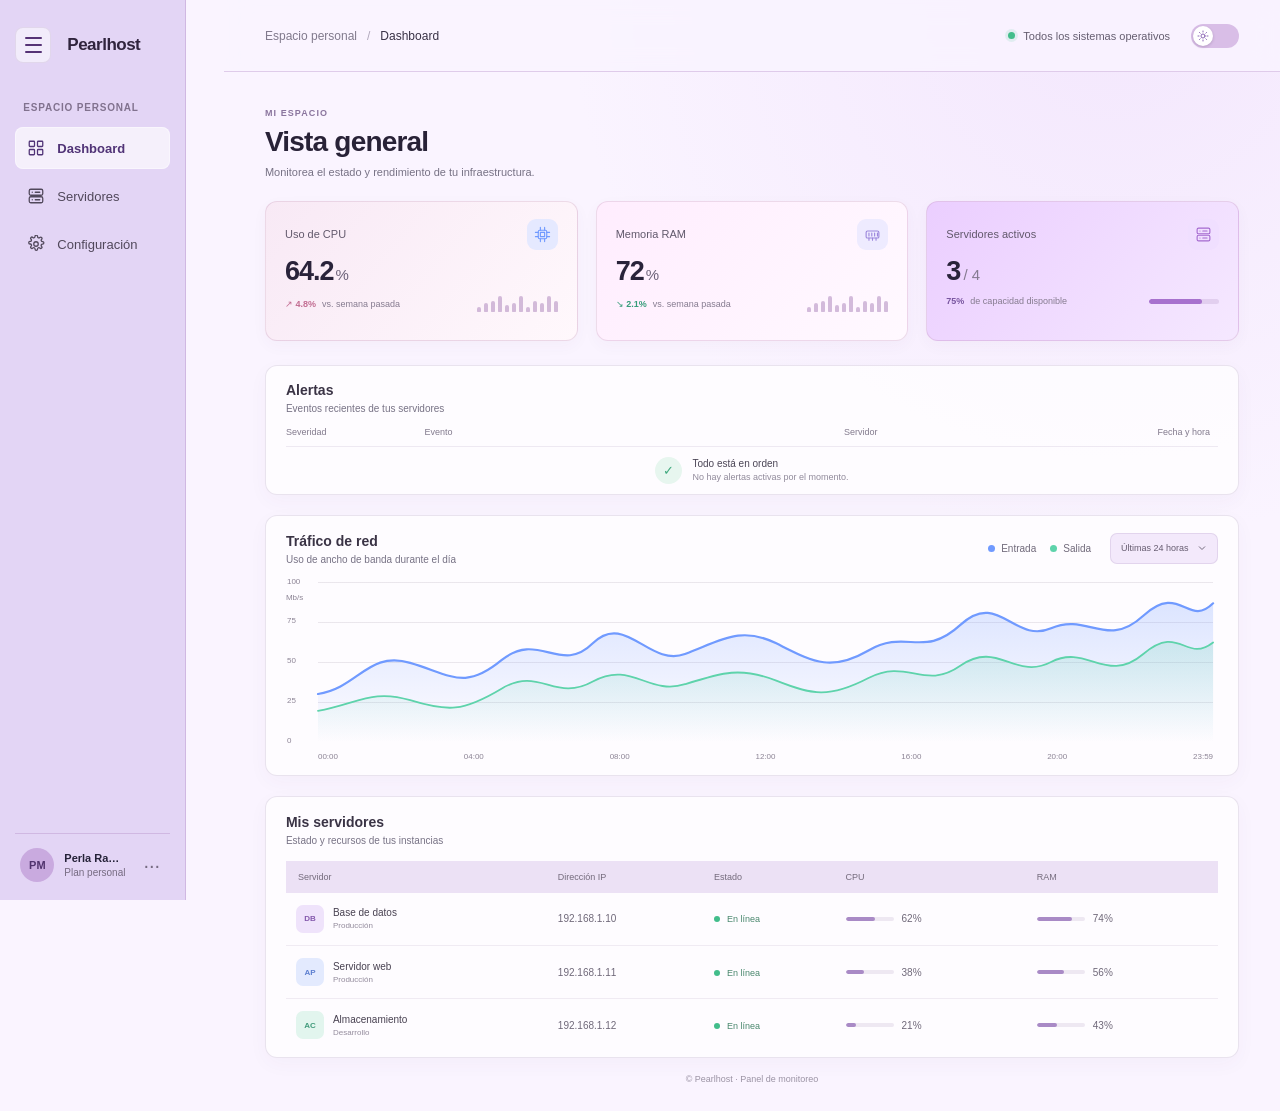
<file: index.html>
<!doctype html>
<html lang="es">
<head>
  <meta charset="UTF-8">
  <meta name="viewport" content="width=device-width, initial-scale=1.0">
  <meta http-equiv="refresh" content="0; url=Dashboard.html">
  <title>Pearlhost</title>
</head>
<body>
  <p>Abriendo Pearlhost... <a href="Dashboard.html">Ir al Dashboard</a></p>
</body>
</html>
</file>
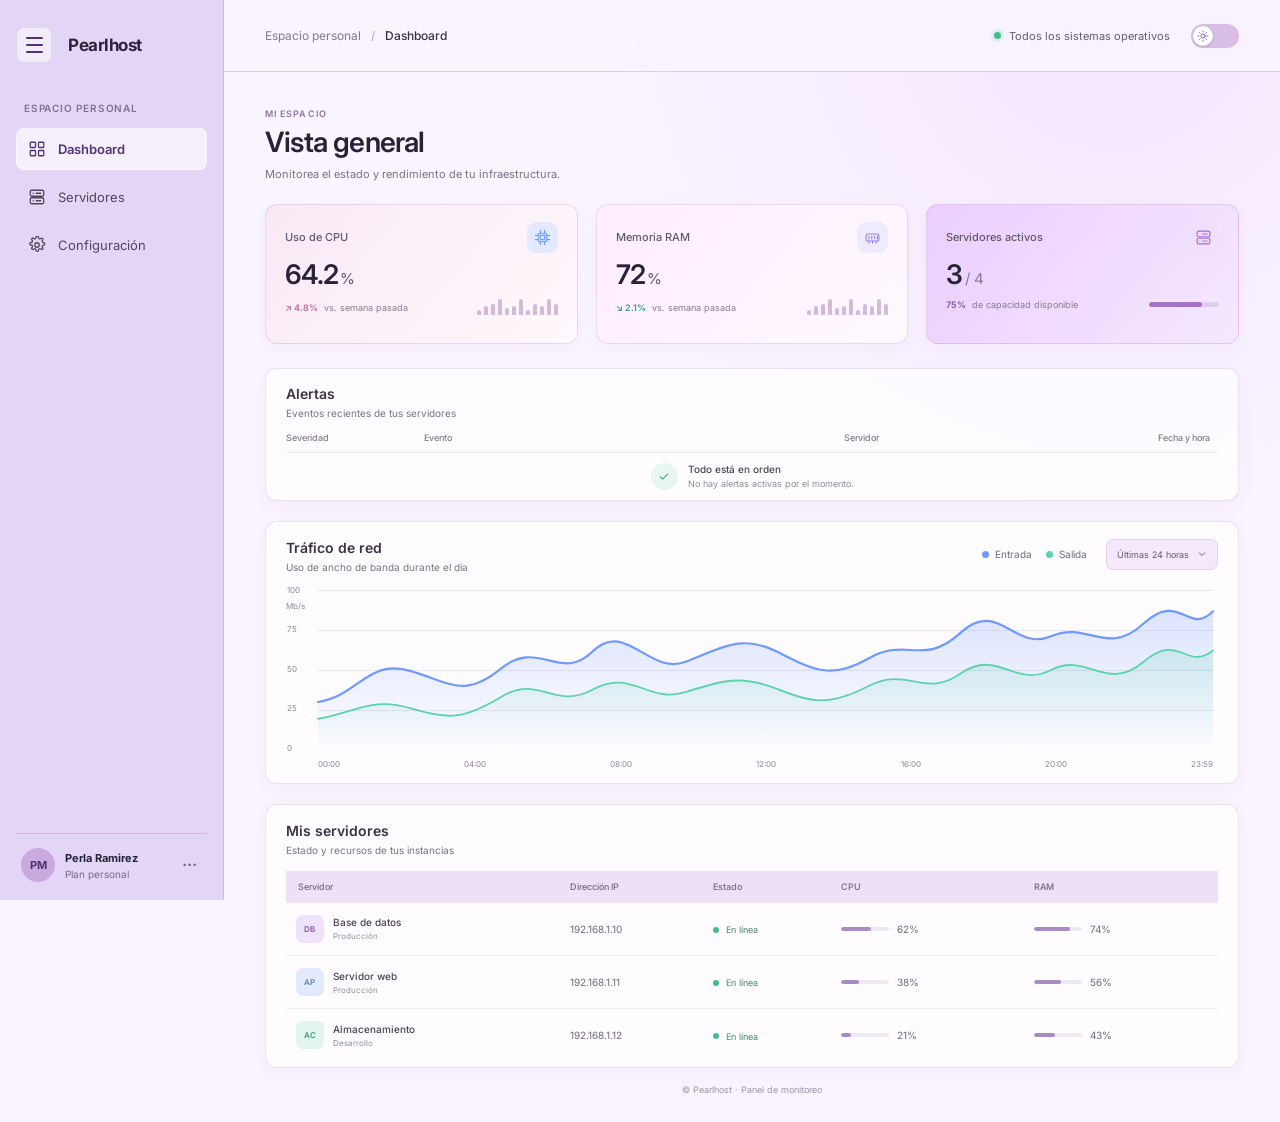
<file: Dashboard.html>
<!doctype html>
<html lang="es">
<head>
  <meta charset="UTF-8">
  <meta name="viewport" content="width=device-width, initial-scale=1.0">
  <meta name="theme-color" content="#faf4ff">
  <title>Dashboard | Monitor de servidores</title>
  <script>
    if (localStorage.getItem("dashboard-theme") === "dark") {
      document.documentElement.dataset.theme = "dark";
      document.querySelector('meta[name="theme-color"]').content = "#17131d";
    }
  </script>
  <link rel="preconnect" href="https://fonts.googleapis.com">
  <link rel="preconnect" href="https://fonts.gstatic.com" crossorigin>
  <link href="https://fonts.googleapis.com/css2?family=Inter:wght@400;500;600;700&display=swap" rel="stylesheet">
  <link rel="stylesheet" href="Dashboard.css">
  <link rel="stylesheet" href="Servidores.css">
</head>
<body>
  <div class="app">
    <button class="sidebar-backdrop" id="sidebar-backdrop" type="button" aria-label="Cerrar menú" hidden></button>
    <aside class="sidebar" id="sidebar">
      <div class="sidebar-brand-row">
        <a class="brand" href="#" aria-label="Inicio">
          <span class="brand-name">Pearlhost</span>
        </a>
        <button class="menu-toggle sidebar-menu-toggle" id="sidebar-menu-toggle" type="button" aria-label="Cerrar menú" aria-expanded="true" aria-controls="sidebar">
          <span></span><span></span><span></span>
        </button>
      </div>

      <div class="nav-label">ESPACIO PERSONAL</div>
      <nav class="navigation" aria-label="Navegación principal">
        <a class="nav-link active" href="#resumen" aria-current="page" title="Dashboard">
          <svg viewBox="0 0 24 24" aria-hidden="true"><rect x="3" y="3" width="7" height="7" rx="1"/><rect x="14" y="3" width="7" height="7" rx="1"/><rect x="3" y="14" width="7" height="7" rx="1"/><rect x="14" y="14" width="7" height="7" rx="1"/></svg>
          <span>Dashboard</span>
        </a>
        <a class="nav-link" href="Servidores.html" title="Servidores">
          <svg viewBox="0 0 24 24" aria-hidden="true"><rect x="3" y="3" width="18" height="8" rx="2"/><rect x="3" y="13" width="18" height="8" rx="2"/><path d="M7 7h.01M7 17h.01M11 7h6M11 17h6"/></svg>
          <span>Servidores</span>
        </a>
        <button class="nav-link settings-link" id="open-settings" type="button" aria-haspopup="dialog" title="Configuración">
          <svg viewBox="0 0 24 24" aria-hidden="true"><circle cx="12" cy="12" r="3"/><path d="m19.4 15 .1.1a1.7 1.7 0 0 1-2.4 2.4l-.1-.1a1.7 1.7 0 0 0-2.9 1.2v.2a1.7 1.7 0 0 1-3.4 0v-.2a1.7 1.7 0 0 0-2.9-1.2l-.1.1a1.7 1.7 0 0 1-2.4-2.4l.1-.1A1.7 1.7 0 0 0 4.2 12H4a1.7 1.7 0 0 1 0-3.4h.2a1.7 1.7 0 0 0 1.2-2.9l-.1-.1a1.7 1.7 0 0 1 2.4-2.4l.1.1a1.7 1.7 0 0 0 2.9-1.2V2a1.7 1.7 0 0 1 3.4 0v.2a1.7 1.7 0 0 0 2.9 1.2l.1-.1a1.7 1.7 0 0 1 2.4 2.4l-.1.1a1.7 1.7 0 0 0 1.2 2.9h.2a1.7 1.7 0 0 1 0 3.4h-.2a1.7 1.7 0 0 0-1.2 2.9Z"/></svg>
          <span>Configuración</span>
        </button>
      </nav>

      <div class="sidebar-bottom">
        <div class="profile-avatar">PM</div>
        <div class="profile-copy"><strong>Perla Ramirez</strong><span>Plan personal</span></div>
        <button class="more-button" type="button" aria-label="Más opciones">···</button>
      </div>
    </aside>

    <main class="main">
      <header class="topbar">
        <div class="topbar-leading">
          <button class="menu-toggle" id="menu-toggle" type="button" aria-label="Abrir menú" aria-controls="sidebar" aria-expanded="false">
            <span></span><span></span><span></span>
          </button>
          <div class="breadcrumbs"><span>Espacio personal</span><span class="crumb-divider">/</span><strong>Dashboard</strong></div>
        </div>
        <div class="topbar-actions">
          <span class="system-status"><span class="status-dot"></span>Todos los sistemas operativos</span>
          <button class="theme-toggle" id="theme-toggle" type="button" aria-label="Activar modo oscuro" aria-pressed="false">
            <span class="theme-toggle-track" aria-hidden="true">
              <span class="theme-toggle-thumb">
                <svg class="sun-icon" viewBox="0 0 24 24"><circle cx="12" cy="12" r="4"/><path d="M12 2v2m0 16v2M4.93 4.93l1.42 1.42m11.3 11.3 1.42 1.42M2 12h2m16 0h2M4.93 19.07l1.42-1.42m11.3-11.3 1.42-1.42"/></svg>
                <svg class="moon-icon" viewBox="0 0 24 24"><path d="M20.2 15.4A8.5 8.5 0 0 1 8.6 3.8 8.5 8.5 0 1 0 20.2 15.4Z"/></svg>
              </span>
            </span>
            <span class="sr-only">Cambiar tema</span>
          </button>
        </div>
      </header>

      <div class="content">
        <section class="overview" id="resumen" aria-labelledby="page-title">
          <div class="page-heading">
            <div>
              <p class="eyebrow">MI ESPACIO</p>
              <h1 id="page-title">Vista general</h1>
              <p class="page-subtitle">Monitorea el estado y rendimiento de tu infraestructura.</p>
            </div>
          </div>

          <div class="metric-grid">
            <article class="metric-card cpu-card">
              <div class="metric-top"><span class="metric-label">Uso de CPU</span><span class="metric-icon cpu-icon"><svg viewBox="0 0 24 24" aria-hidden="true"><rect x="6" y="6" width="12" height="12" rx="2"/><path d="M9 9h6v6H9zM9 2v4m6-4v4M9 18v4m6-4v4M2 9h4m-4 6h4m12-6h4m-4 6h4"/></svg></span></div>
              <div class="metric-value">64.2<span>%</span></div>
              <div class="metric-foot"><span class="trend up">↗ 4.8%</span><span>vs. semana pasada</span><div class="mini-bars" aria-hidden="true"><i></i><i></i><i></i><i></i><i></i><i></i><i></i><i></i><i></i><i></i><i></i><i></i></div></div>
            </article>
            <article class="metric-card ram-card">
              <div class="metric-top"><span class="metric-label">Memoria RAM</span><span class="metric-icon ram-icon"><svg viewBox="0 0 24 24" aria-hidden="true"><rect x="3" y="7" width="18" height="10" rx="2"/><path d="M7 10v4m4-4v4m4-4v4m4-4v4M7 17v3m5-3v3m5-3v3"/></svg></span></div>
              <div class="metric-value">72<span>%</span></div>
              <div class="metric-foot"><span class="trend down">↘ 2.1%</span><span>vs. semana pasada</span><div class="mini-bars" aria-hidden="true"><i></i><i></i><i></i><i></i><i></i><i></i><i></i><i></i><i></i><i></i><i></i><i></i></div></div>
            </article>
            <article class="metric-card servers-card">
              <div class="metric-top"><span class="metric-label">Servidores activos</span><span class="metric-icon server-icon"><svg viewBox="0 0 24 24" aria-hidden="true"><rect x="3" y="3" width="18" height="8" rx="2"/><rect x="3" y="13" width="18" height="8" rx="2"/><path d="M7 7h.01M7 17h.01M11 7h6m-6 10h6"/></svg></span></div>
              <div class="metric-value">3<span class="metric-unit">/ 4</span></div>
              <div class="metric-foot"><span class="trend neutral">75%</span><span>de capacidad disponible</span><div class="capacity-bar"><span></span></div></div>
            </article>
          </div>
        </section>

        <section class="alerts panel" aria-labelledby="alerts-title">
          <div class="section-title-row">
            <div><h2 id="alerts-title">Alertas</h2><p>Eventos recientes de tus servidores</p></div>
          </div>
          <div class="alert-table-wrap">
            <table class="alert-table">
              <thead><tr><th>Severidad</th><th>Evento</th><th>Servidor</th><th>Fecha y hora</th></tr></thead>
              <tbody><tr><td colspan="4"><div class="empty-state"><span class="empty-icon">✓</span><span><strong>Todo está en orden</strong><small>No hay alertas activas por el momento.</small></span></div></td></tr></tbody>
            </table>
          </div>
        </section>

        <section class="panel traffic-panel" aria-labelledby="traffic-title">
          <div class="panel-heading">
            <div><h2 id="traffic-title">Tráfico de red</h2><p>Uso de ancho de banda durante el día</p></div>
            <div class="chart-controls">
              <div class="chart-legend"><span><i class="legend-dot inbound"></i>Entrada</span><span><i class="legend-dot outbound"></i>Salida</span></div>
              <label class="period-select"><span class="sr-only">Periodo del gráfico</span><select><option>Últimas 24 horas</option><option>Últimos 7 días</option><option>Últimos 30 días</option></select></label>
            </div>
          </div>
          <div class="chart" role="img" aria-label="Gráfico de tráfico de red: entrada y salida durante las últimas 24 horas">
            <div class="chart-y-labels"><span>100</span><span>75</span><span>50</span><span>25</span><span>0</span></div>
            <svg class="chart-svg" viewBox="0 0 1000 180" preserveAspectRatio="none" aria-hidden="true">
              <defs><linearGradient id="inbound-fill" x1="0" x2="0" y1="0" y2="1"><stop offset="0" stop-color="#709aff" stop-opacity=".24"/><stop offset="1" stop-color="#709aff" stop-opacity="0"/></linearGradient><linearGradient id="outbound-fill" x1="0" x2="0" y1="0" y2="1"><stop offset="0" stop-color="#5ed3ab" stop-opacity=".2"/><stop offset="1" stop-color="#5ed3ab" stop-opacity="0"/></linearGradient></defs>
              <path class="chart-area inbound-area" d="M0 126 C45 119 56 77 103 91 S164 122 205 88 S271 105 307 69 S370 96 410 81 S472 49 512 69 S572 102 615 77 S676 87 718 48 S778 70 819 52 S881 76 922 38 S972 52 1000 24 V180 H0Z"/>
              <path class="chart-area outbound-area" d="M0 145 C44 137 61 120 103 133 S162 146 205 120 S264 136 307 112 S369 128 410 115 S472 95 512 111 S571 131 615 108 S677 123 718 94 S779 111 819 90 S881 116 922 81 S969 92 1000 68 V180 H0Z"/>
              <path class="chart-line inbound-line" d="M0 126 C45 119 56 77 103 91 S164 122 205 88 S271 105 307 69 S370 96 410 81 S472 49 512 69 S572 102 615 77 S676 87 718 48 S778 70 819 52 S881 76 922 38 S972 52 1000 24"/>
              <path class="chart-line outbound-line" d="M0 145 C44 137 61 120 103 133 S162 146 205 120 S264 136 307 112 S369 128 410 115 S472 95 512 111 S571 131 615 108 S677 123 718 94 S779 111 819 90 S881 116 922 81 S969 92 1000 68"/>
            </svg>
            <div class="chart-x-labels"><span>00:00</span><span>04:00</span><span>08:00</span><span>12:00</span><span>16:00</span><span>20:00</span><span>23:59</span></div>
          </div>
          <div class="chart-unit">Mb/s</div>
        </section>

        <section class="panel servers-panel" id="servidores" aria-labelledby="servers-title">
          <div class="section-title-row">
            <div><h2 id="servers-title">Mis servidores</h2><p>Estado y recursos de tus instancias</p></div>
          </div>
          <div class="server-table-wrap">
            <table class="server-table">
              <thead><tr><th>Servidor</th><th>Dirección IP</th><th>Estado</th><th>CPU</th><th>RAM</th></tr></thead>
              <tbody>
                <tr><td><span class="server-name"><span class="server-avatar violet">DB</span><span><strong>Base de datos</strong><small>Producción</small></span></span></td><td>192.168.1.10</td><td><span class="server-status online"><i></i>En línea</span></td><td><span class="usage"><span><i style="width: 62%"></i></span>62%</span></td><td><span class="usage"><span><i style="width: 74%"></i></span>74%</span></td></tr>
                <tr><td><span class="server-name"><span class="server-avatar blue">AP</span><span><strong>Servidor web</strong><small>Producción</small></span></span></td><td>192.168.1.11</td><td><span class="server-status online"><i></i>En línea</span></td><td><span class="usage"><span><i style="width: 38%"></i></span>38%</span></td><td><span class="usage"><span><i style="width: 56%"></i></span>56%</span></td></tr>
                <tr><td><span class="server-name"><span class="server-avatar green">AC</span><span><strong>Almacenamiento</strong><small>Desarrollo</small></span></span></td><td>192.168.1.12</td><td><span class="server-status online"><i></i>En línea</span></td><td><span class="usage"><span><i style="width: 21%"></i></span>21%</span></td><td><span class="usage"><span><i style="width: 43%"></i></span>43%</span></td></tr>
              </tbody>
            </table>
          </div>
        </section>
        <footer class="footer">© Pearlhost · Panel de monitoreo</footer>
      </div>
    </main>
  </div>
  <dialog class="server-dialog settings-dialog" id="settings-dialog" aria-labelledby="settings-title">
    <form id="settings-form">
      <div class="dialog-heading">
        <div><p class="eyebrow">PREFERENCIAS</p><h2 id="settings-title">Configuración</h2></div>
        <button class="dialog-close" id="close-settings" type="button" aria-label="Cerrar">×</button>
      </div>
      <section class="settings-section" aria-labelledby="profile-section-title">
        <h3 id="profile-section-title">Perfil de usuario</h3>
        <div class="settings-profile-fields">
          <label class="form-field">Nombre
            <input type="text" value="Perla Ramirez" disabled>
          </label>
          <label class="form-field">Correo
            <input type="email" placeholder="Correo electrónico" disabled>
          </label>
        </div>
      </section>
      <section class="settings-section preferences-section" aria-labelledby="preferences-section-title">
        <h3 id="preferences-section-title">Preferencias</h3>
        <label class="form-field">Modo oscuro
          <select name="theme">
            <option value="light">Desactivado</option>
            <option value="dark">Activado</option>
          </select>
        </label>
      </section>
      <div class="dialog-actions">
        <button class="secondary-button" id="cancel-settings" type="button">Cancelar</button>
        <button class="primary-button" id="save-settings" type="submit" aria-live="polite">
          <span class="save-spinner" aria-hidden="true" hidden></span>
          <span class="save-button-label">Guardar preferencias</span>
        </button>
      </div>
    </form>
  </dialog>
  <script src="script.js"></script>
</body>
</html>
</file>
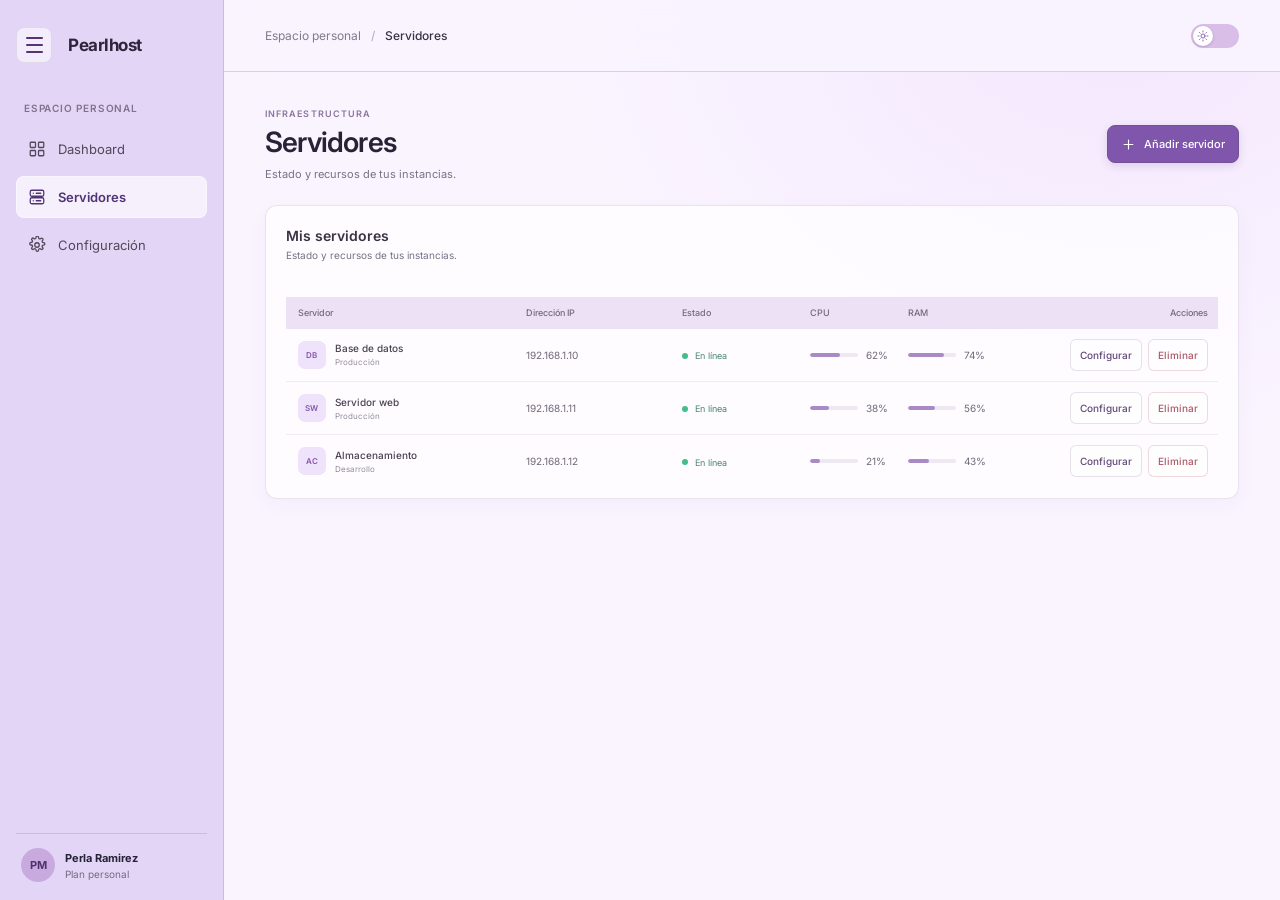
<file: Servidores.html>
<!doctype html>
<html lang="es">
<head>
  <meta charset="UTF-8">
  <meta name="viewport" content="width=device-width, initial-scale=1.0">
  <meta name="theme-color" content="#faf4ff">
  <title>Servidores | Pearlhost</title>
  <script>
    if (localStorage.getItem("dashboard-theme") === "dark") {
      document.documentElement.dataset.theme = "dark";
      document.querySelector('meta[name="theme-color"]').content = "#17131d";
    }
  </script>
  <link rel="preconnect" href="https://fonts.googleapis.com">
  <link rel="preconnect" href="https://fonts.gstatic.com" crossorigin>
  <link href="https://fonts.googleapis.com/css2?family=Inter:wght@400;500;600;700&display=swap" rel="stylesheet">
  <link rel="stylesheet" href="Dashboard.css">
  <link rel="stylesheet" href="Servidores.css">
  <link rel="stylesheet" href="Añadir_Servidor.css">
  <link rel="stylesheet" href="Cancelar_Servidor.css">
</head>
<body>
  <div class="app">
    <button class="sidebar-backdrop" id="sidebar-backdrop" type="button" aria-label="Cerrar menú" hidden></button>
    <aside class="sidebar" id="sidebar">
      <div class="sidebar-brand-row">
        <a class="brand" href="Dashboard.html" aria-label="Pearlhost, inicio">
          <span class="brand-name">Pearlhost</span>
        </a>
        <button class="menu-toggle sidebar-menu-toggle" id="sidebar-menu-toggle" type="button" aria-label="Cerrar menú" aria-expanded="true" aria-controls="sidebar">
          <span></span><span></span><span></span>
        </button>
      </div>

      <div class="nav-label">ESPACIO PERSONAL</div>
      <nav class="navigation" aria-label="Navegación principal">
        <a class="nav-link" href="Dashboard.html" title="Dashboard">
          <svg viewBox="0 0 24 24" aria-hidden="true"><rect x="3" y="3" width="7" height="7" rx="1"/><rect x="14" y="3" width="7" height="7" rx="1"/><rect x="3" y="14" width="7" height="7" rx="1"/><rect x="14" y="14" width="7" height="7" rx="1"/></svg>
          <span>Dashboard</span>
        </a>
        <a class="nav-link active" href="Servidores.html" aria-current="page" title="Servidores">
          <svg viewBox="0 0 24 24" aria-hidden="true"><rect x="3" y="3" width="18" height="8" rx="2"/><rect x="3" y="13" width="18" height="8" rx="2"/><path d="M7 7h.01M7 17h.01M11 7h6M11 17h6"/></svg>
          <span>Servidores</span>
        </a>
        <button class="nav-link settings-link" id="open-settings" type="button" aria-haspopup="dialog" title="Configuración">
          <svg viewBox="0 0 24 24" aria-hidden="true"><circle cx="12" cy="12" r="3"/><path d="m19.4 15 .1.1a1.7 1.7 0 0 1-2.4 2.4l-.1-.1a1.7 1.7 0 0 0-2.9 1.2v.2a1.7 1.7 0 0 1-3.4 0v-.2a1.7 1.7 0 0 0-2.9-1.2l-.1.1a1.7 1.7 0 0 1-2.4-2.4l.1-.1A1.7 1.7 0 0 0 4.2 12H4a1.7 1.7 0 0 1 0-3.4h.2a1.7 1.7 0 0 0 1.2-2.9l-.1-.1a1.7 1.7 0 0 1 2.4-2.4l.1.1a1.7 1.7 0 0 0 2.9-1.2V2a1.7 1.7 0 0 1 3.4 0v.2a1.7 1.7 0 0 0 2.9 1.2l.1-.1a1.7 1.7 0 0 1 2.4 2.4l-.1.1a1.7 1.7 0 0 0 1.2 2.9h.2a1.7 1.7 0 0 1 0 3.4h-.2a1.7 1.7 0 0 0-1.2 2.9Z"/></svg>
          <span>Configuración</span>
        </button>
      </nav>

      <div class="sidebar-bottom">
        <div class="profile-avatar">PM</div>
        <div class="profile-copy"><strong>Perla Ramirez</strong><span>Plan personal</span></div>
      </div>
    </aside>

    <main class="main">
      <header class="topbar">
        <div class="topbar-leading">
          <button class="menu-toggle" id="menu-toggle" type="button" aria-label="Abrir menú" aria-controls="sidebar" aria-expanded="false">
            <span></span><span></span><span></span>
          </button>
          <div class="breadcrumbs"><a href="Dashboard.html">Espacio personal</a><span class="crumb-divider">/</span><strong>Servidores</strong></div>
        </div>
        <div class="topbar-actions">
          <button class="theme-toggle" id="theme-toggle" type="button" aria-label="Activar modo oscuro" aria-pressed="false">
            <span class="theme-toggle-track" aria-hidden="true">
              <span class="theme-toggle-thumb">
                <svg class="sun-icon" viewBox="0 0 24 24"><circle cx="12" cy="12" r="4"/><path d="M12 2v2m0 16v2M4.93 4.93l1.42 1.42m11.3 11.3 1.42 1.42M2 12h2m16 0h2M4.93 19.07l1.42-1.42m11.3-11.3 1.42-1.42"/></svg>
                <svg class="moon-icon" viewBox="0 0 24 24"><path d="M20.2 15.4A8.5 8.5 0 0 1 8.6 3.8 8.5 8.5 0 1 0 20.2 15.4Z"/></svg>
              </span>
            </span>
            <span class="sr-only">Cambiar tema</span>
          </button>
        </div>
      </header>

      <div class="content">
        <section class="server-overview" aria-labelledby="page-title">
          <div class="page-heading">
            <div>
              <p class="eyebrow">INFRAESTRUCTURA</p>
              <h1 id="page-title">Servidores</h1>
              <p class="page-subtitle">Estado y recursos de tus instancias.</p>
            </div>
            <button class="primary-button" id="open-add-server" type="button" aria-haspopup="dialog" aria-controls="add-server-drawer">
              <svg viewBox="0 0 24 24" aria-hidden="true"><path d="M12 5v14M5 12h14"/></svg>
              Añadir servidor
            </button>
          </div>
        </section>

        <section class="panel server-manager" aria-labelledby="servers-title">
          <div class="server-manager-heading">
            <div>
              <h2 id="servers-title">Mis servidores</h2>
              <p>Estado y recursos de tus instancias.</p>
            </div>
          </div>
          <div class="server-table-wrap">
            <table class="server-table manage-table">
              <thead>
                <tr><th>Servidor</th><th>Dirección IP</th><th>Estado</th><th>CPU</th><th>RAM</th><th>Acciones</th></tr>
              </thead>
              <tbody>
                <tr><td><span class="server-name"><span class="server-avatar violet">DB</span><span><strong>Base de datos</strong><small>Producción</small></span></span></td><td>192.168.1.10</td><td><span class="server-status online"><i></i>En línea</span></td><td><span class="usage"><span><i style="width: 62%"></i></span>62%</span></td><td><span class="usage"><span><i style="width: 74%"></i></span>74%</span></td><td class="actions-cell"><div class="row-actions"><button class="action-button configure-server" type="button">Configurar</button><button class="action-button delete-server" type="button">Eliminar</button></div></td></tr>
                <tr><td><span class="server-name"><span class="server-avatar blue">SW</span><span><strong>Servidor web</strong><small>Producción</small></span></span></td><td>192.168.1.11</td><td><span class="server-status online"><i></i>En línea</span></td><td><span class="usage"><span><i style="width: 38%"></i></span>38%</span></td><td><span class="usage"><span><i style="width: 56%"></i></span>56%</span></td><td class="actions-cell"><div class="row-actions"><button class="action-button configure-server" type="button">Configurar</button><button class="action-button delete-server" type="button">Eliminar</button></div></td></tr>
                <tr><td><span class="server-name"><span class="server-avatar green">AC</span><span><strong>Almacenamiento</strong><small>Desarrollo</small></span></span></td><td>192.168.1.12</td><td><span class="server-status online"><i></i>En línea</span></td><td><span class="usage"><span><i style="width: 21%"></i></span>21%</span></td><td><span class="usage"><span><i style="width: 43%"></i></span>43%</span></td><td class="actions-cell"><div class="row-actions"><button class="action-button configure-server" type="button">Configurar</button><button class="action-button delete-server" type="button">Eliminar</button></div></td></tr>
              </tbody>
            </table>
          </div>
        </section>
      </div>
    </main>
  </div>

  <dialog class="add-server-drawer" id="add-server-drawer" aria-labelledby="add-server-title">
    <header class="add-server-heading">
      <div>
        <p class="eyebrow" id="drawer-eyebrow">NUEVA INSTANCIA</p>
        <h2 id="add-server-title">Añadir servidor</h2>
        <p class="page-subtitle" id="drawer-subtitle">Ajusta los parámetros de tu instancia.</p>
      </div>
      <button class="drawer-close" id="close-add-server" type="button" aria-label="Cerrar panel">×</button>
    </header>
    <div class="add-server-drawer-content">
      <div class="selected-server">
        <span class="selected-server-icon" aria-hidden="true">
          <svg viewBox="0 0 24 24"><rect x="3" y="3" width="18" height="8" rx="2"/><rect x="3" y="13" width="18" height="8" rx="2"/><path d="M7 7h.01M7 17h.01M11 7h6M11 17h6"/></svg>
        </span>
        <span><strong id="selected-server-title">Configuración del servidor</strong><small id="selected-server-description">Completa estos datos para tu nueva instancia</small></span>
      </div>
      <div class="add-server-form">
        <label class="form-field form-field-wide">Nombre del servidor
          <input id="drawer-server-name" type="text" placeholder="Ej. Servidor web" disabled>
        </label>
        <label class="form-field form-field-wide">Dirección IP
          <input id="drawer-server-ip" type="text" placeholder="192.168.1.20" disabled>
        </label>
        <label class="form-field form-field-wide">Descripción
          <textarea id="drawer-server-description" rows="3" placeholder="Describe brevemente para qué se usará este servidor" disabled></textarea>
        </label>
        <label class="form-field form-field-wide">Entorno
          <select id="drawer-server-environment" disabled><option value="" selected>Selecciona un entorno</option><option>Producción</option><option>Desarrollo</option><option>Pruebas</option></select>
        </label>
        <div class="maintenance-settings" id="maintenance-settings" hidden>
          <label class="form-field form-field-wide">Fecha de mantenimiento
            <input id="drawer-server-maintenance-date" type="date" disabled>
          </label>
          <div class="maintenance-alert-setting">
            <span class="maintenance-alert-copy">
              <strong>Activar alertas</strong>
              <small>Recibir avisos de mantenimiento</small>
            </span>
            <label class="maintenance-alert-switch">
              <input id="drawer-server-maintenance-alerts" type="checkbox" role="switch" aria-label="Activar alertas de mantenimiento" disabled>
              <span class="maintenance-alert-track" aria-hidden="true"></span>
            </label>
          </div>
        </div>
        <div class="form-field-row">
          <label class="form-field">CPU (núcleos)
            <input id="drawer-server-cpu" type="text" placeholder="Sin datos" disabled>
          </label>
          <label class="form-field">Memoria RAM
            <input id="drawer-server-ram" type="text" placeholder="Sin datos" disabled>
          </label>
        </div>
      </div>
    </div>
    <footer class="add-server-actions">
      <button class="secondary-button" id="cancel-add-server" type="button">Cancelar</button>
      <button class="primary-button save-placeholder" id="save-server" type="button" aria-live="polite">
        <span class="save-spinner" aria-hidden="true" hidden></span>
        <span class="save-server-label">Añadir servidor</span>
      </button>
    </footer>
  </dialog>
  <dialog class="delete-server-dialog" id="delete-server-dialog" aria-labelledby="delete-server-title">
    <div class="delete-server-icon" aria-hidden="true">!</div>
    <h2 id="delete-server-title">¿Eliminar servidor?</h2>
    <p id="delete-server-message">
      <span class="delete-warning-copy">¡Atención! Esta acción es permanente y no se puede deshacer.</span>
      <span class="delete-server-copy">Se eliminará este servidor:</span>
      <strong id="delete-server-name"></strong>
    </p>
    <p id="delete-success-message" hidden>Eliminado correctamente.</p>
    <div class="delete-server-actions">
      <button class="secondary-button" id="cancel-delete-server" type="button">Cancelar</button>
      <button class="delete-confirm-button" id="confirm-delete-server" type="button" aria-live="polite">
        <span class="save-spinner" aria-hidden="true" hidden></span>
        <span class="delete-button-label">Sí, eliminar</span>
      </button>
    </div>
  </dialog>

  <dialog class="server-dialog settings-dialog" id="settings-dialog" aria-labelledby="settings-title">
    <form id="settings-form">
      <div class="dialog-heading">
        <div><p class="eyebrow">PREFERENCIAS</p><h2 id="settings-title">Configuración</h2></div>
        <button class="dialog-close" id="close-settings" type="button" aria-label="Cerrar">×</button>
      </div>
      <section class="settings-section" aria-labelledby="profile-section-title">
        <h3 id="profile-section-title">Perfil de usuario</h3>
        <div class="settings-profile-fields">
          <label class="form-field">Nombre
            <input type="text" value="Perla Ramirez" disabled>
          </label>
          <label class="form-field">Correo
            <input type="email" placeholder="Correo electrónico" disabled>
          </label>
        </div>
      </section>
      <section class="settings-section preferences-section" aria-labelledby="preferences-section-title">
        <h3 id="preferences-section-title">Preferencias</h3>
        <label class="form-field">Modo oscuro
          <select name="theme">
            <option value="light">Desactivado</option>
            <option value="dark">Activado</option>
          </select>
        </label>
      </section>
      <div class="dialog-actions">
        <button class="secondary-button" id="cancel-settings" type="button">Cancelar</button>
        <button class="primary-button" id="save-settings" type="submit" aria-live="polite">
          <span class="save-spinner" aria-hidden="true" hidden></span>
          <span class="save-button-label">Guardar preferencias</span>
        </button>
      </div>
    </form>
  </dialog>

  <script src="script.js"></script>
</body>
</html>
</file>
<file: Dashboard.css>
:root {
  color-scheme: light;
  font-family: "Inter", sans-serif;
  color: #252238;
  background: #faf4ff;
  font-synthesis: none;
  text-rendering: optimizeLegibility;
  --sidebar-width: 224px;
  --ink: #252238;
  --muted: #777285;
  --border: rgba(144, 117, 164, 0.18);
  --panel: rgba(255, 255, 255, 0.72);
  --purple: #8056ad;
}

* {
  box-sizing: border-box;
}

html {
  scroll-behavior: smooth;
}

body {
  margin: 0;
  min-height: 100vh;
  background:
    radial-gradient(ellipse at 87% 0%, rgba(234, 213, 250, 0.42), transparent 34rem),
    #faf4ff;
  font-size: 14px;
}

button,
select {
  font: inherit;
}

button,
a,
select {
  -webkit-tap-highlight-color: transparent;
}

a {
  color: inherit;
  text-decoration: none;
}

button:focus-visible,
a:focus-visible,
select:focus-visible {
  outline: 3px solid rgba(112, 154, 255, 0.65);
  outline-offset: 3px;
}

.app {
  min-height: 100vh;
}

.sidebar {
  position: fixed;
  z-index: 3;
  inset: 0 auto 0 0;
  display: flex;
  width: var(--sidebar-width);
  flex-direction: column;
  padding: 27px 16px 18px;
  border-right: 1px solid rgba(190, 155, 208, 0.5);
  background: #e3d5f5;
  transition: width 220ms ease, padding 220ms ease;
}

.sidebar-brand-row {
  display: flex;
  width: 100%;
  align-items: center;
  justify-content: space-between;
  gap: 8px;
}

.brand {
  display: flex;
  align-items: center;
  gap: 10px;
  padding: 0 8px;
  color: #30243d;
  font-size: 17px;
  font-weight: 700;
  letter-spacing: -0.5px;
}

.brand-mark {
  display: grid;
  width: 32px;
  height: 32px;
  place-items: center;
  border-radius: 9px;
  background: #d3bfe8;
  color: #593c76;
  font-size: 17px;
  font-weight: 700;
}

.nav-label {
  margin: 39px 8px 14px;
  color: #81728e;
  font-size: 10px;
  font-weight: 600;
  letter-spacing: 0.08em;
}

.navigation {
  display: grid;
  gap: 6px;
}

.nav-link {
  display: flex;
  min-height: 42px;
  align-items: center;
  gap: 12px;
  padding: 0 12px;
  border-radius: 8px;
  color: #51485b;
  font-size: 13px;
  transition: background-color 150ms ease, color 150ms ease;
}

.nav-link:hover {
  background: rgba(255, 255, 255, 0.4);
}

.nav-link.active {
  background: rgba(255, 255, 255, 0.64);
  color: #513477;
  font-weight: 600;
  box-shadow: inset 0 0 0 1px rgba(255, 255, 255, 0.4);
}

.nav-link svg {
  width: 18px;
  height: 18px;
  flex: 0 0 auto;
  fill: none;
  stroke: currentColor;
  stroke-linecap: round;
  stroke-linejoin: round;
  stroke-width: 1.7;
}

.sidebar-bottom {
  display: flex;
  align-items: center;
  gap: 10px;
  margin-top: auto;
  padding: 14px 5px 0;
  border-top: 1px solid rgba(190, 155, 208, 0.5);
}

.profile-avatar {
  display: grid;
  width: 34px;
  height: 34px;
  flex: 0 0 auto;
  place-items: center;
  border-radius: 50%;
  background: #c9aadf;
  color: #50336d;
  font-size: 11px;
  font-weight: 700;
}

.profile-copy {
  display: grid;
  min-width: 0;
  gap: 3px;
  font-size: 11px;
}

.profile-copy strong {
  overflow: hidden;
  text-overflow: ellipsis;
  white-space: nowrap;
}

.profile-copy span {
  color: #766b81;
  font-size: 10px;
}

.more-button {
  border: 0;
  background: transparent;
  color: #766b81;
  cursor: pointer;
  font-size: 20px;
  line-height: 1;
}

.more-button {
  margin-left: auto;
  padding: 5px;
}

.main {
  min-height: 100vh;
  margin-left: var(--sidebar-width);
  transition: margin-left 220ms ease;
}

.topbar {
  position: sticky;
  z-index: 2;
  top: 0;
  display: flex;
  height: 72px;
  align-items: center;
  justify-content: space-between;
  padding: 0 clamp(24px, 3.2vw, 48px);
  border-bottom: 1px solid rgba(190, 155, 208, 0.45);
  background: rgba(250, 244, 255, 0.86);
  backdrop-filter: blur(14px);
}

.topbar-leading {
  display: flex;
  min-width: 0;
  align-items: center;
  gap: 12px;
}

.sidebar-backdrop {
  display: none;
}

.menu-toggle {
  display: inline-flex;
  width: 36px;
  height: 36px;
  flex: 0 0 auto;
  flex-direction: column;
  align-items: center;
  justify-content: center;
  gap: 5px;
  padding: 0;
  border: 1px solid var(--border);
  border-radius: 8px;
  background: rgba(255, 255, 255, 0.55);
  color: #563376;
  cursor: pointer;
}

.topbar .menu-toggle {
  display: none;
}

.sidebar-menu-toggle {
  display: inline-flex;
}

.menu-toggle span {
  display: block;
  width: 17px;
  height: 2px;
  border-radius: 2px;
  background: currentColor;
}

.breadcrumbs {
  display: flex;
  align-items: center;
  gap: 10px;
  color: #817a8d;
  font-size: 12px;
}

.breadcrumbs strong {
  color: #393246;
  font-weight: 500;
}

.crumb-divider {
  color: #b0a7bb;
}

.topbar-actions {
  display: flex;
  align-items: center;
  gap: 21px;
}

.system-status {
  display: flex;
  align-items: center;
  gap: 8px;
  color: #655d70;
  font-size: 11px;
}

.status-dot,
.server-status i {
  width: 7px;
  height: 7px;
  border-radius: 50%;
  background: #42bd8b;
  box-shadow: 0 0 0 3px rgba(66, 189, 139, 0.13);
}

.icon-button {
  position: relative;
  display: grid;
  width: 34px;
  height: 34px;
  place-items: center;
  border: 1px solid var(--border);
  border-radius: 9px;
  background: rgba(255, 255, 255, 0.55);
  color: #685e74;
  cursor: pointer;
}

.icon-button svg {
  width: 17px;
  height: 17px;
  fill: none;
  stroke: currentColor;
  stroke-linecap: round;
  stroke-linejoin: round;
  stroke-width: 1.6;
}

.notification-dot {
  position: absolute;
  top: 7px;
  right: 7px;
  width: 5px;
  height: 5px;
  border-radius: 50%;
  background: #bd73c4;
}

.content {
  width: min(100%, 1320px);
  margin: 0 auto;
  padding: 36px clamp(24px, 3.2vw, 48px) 25px;
}

.overview {
  margin-bottom: 24px;
}

.page-heading,
.section-title-row,
.panel-heading {
  display: flex;
  align-items: center;
  justify-content: space-between;
  gap: 16px;
}

.page-heading {
  margin-bottom: 23px;
}

.eyebrow {
  margin: 0 0 7px;
  color: #8a759e;
  font-size: 9px;
  font-weight: 600;
  letter-spacing: 0.12em;
}

h1,
h2,
p {
  margin-top: 0;
}

h1 {
  margin-bottom: 7px;
  color: #282237;
  font-size: clamp(24px, 2.2vw, 28px);
  font-weight: 600;
  letter-spacing: -0.8px;
  line-height: 1.2;
}

.page-subtitle,
.section-title-row p,
.panel-heading p {
  margin-bottom: 0;
  color: var(--muted);
  font-size: 11px;
}

.primary-button {
  display: inline-flex;
  min-height: 38px;
  align-items: center;
  justify-content: center;
  gap: 8px;
  padding: 0 13px;
  border: 1px solid #745095;
  border-radius: 8px;
  background: #8056ad;
  box-shadow: 0 3px 8px rgba(92, 54, 127, 0.16);
  color: #fff;
  cursor: pointer;
  font-size: 11px;
  font-weight: 500;
  transition: background-color 150ms ease, transform 150ms ease;
}

.primary-button:hover {
  transform: translateY(-1px);
  background: #704795;
}

.primary-button svg {
  width: 15px;
  height: 15px;
  fill: none;
  stroke: currentColor;
  stroke-linecap: round;
  stroke-width: 1.8;
}

.metric-grid {
  display: grid;
  grid-template-columns: repeat(3, minmax(0, 1fr));
  gap: 18px;
}

.metric-card {
  min-height: 140px;
  padding: 17px 19px 14px;
  overflow: hidden;
  border: 1px solid rgba(185, 132, 172, 0.25);
  border-radius: 12px;
  box-shadow: 0 5px 16px rgba(97, 63, 117, 0.035);
  transition: transform 180ms ease, box-shadow 180ms ease;
}

.metric-card:hover {
  transform: translateY(-4px);
  box-shadow: 0 11px 24px rgba(97, 63, 117, 0.12);
}

.cpu-card {
  background: linear-gradient(130deg, #f8e9f5, #fff8fc);
}

.ram-card {
  background: linear-gradient(130deg, #ffedfe, #fff9ff);
}

.servers-card {
  background: linear-gradient(130deg, #ebceff, #f5e8ff);
}

.metric-top {
  display: flex;
  align-items: center;
  justify-content: space-between;
}

.metric-label {
  color: #62596c;
  font-size: 11px;
  font-weight: 500;
}

.metric-icon {
  display: grid;
  width: 31px;
  height: 31px;
  place-items: center;
  border-radius: 9px;
}

.cpu-icon {
  background: #e5e9ff;
  color: #709aff;
}

.ram-icon {
  background: #eeebff;
  color: #9c87dc;
}

.server-icon {
  background: #f0dfff;
  color: #a56ad0;
}

.metric-icon svg {
  width: 17px;
  height: 17px;
  fill: none;
  stroke: currentColor;
  stroke-linecap: round;
  stroke-linejoin: round;
  stroke-width: 1.6;
}

.metric-value {
  margin-top: 7px;
  color: #29233a;
  font-size: 27px;
  font-weight: 600;
  letter-spacing: -1px;
  line-height: 1.1;
}

.metric-value > span:not(.metric-unit) {
  margin-left: 2px;
  color: #6b6178;
  font-size: 15px;
  font-weight: 500;
}

.metric-value .metric-unit {
  margin-left: 3px;
  color: #857b91;
  font-size: 15px;
  font-weight: 400;
  letter-spacing: 0;
}

.metric-foot {
  position: relative;
  display: flex;
  align-items: center;
  gap: 6px;
  margin-top: 10px;
  color: #857b8f;
  font-size: 9px;
}

.trend {
  font-size: 9px;
  font-weight: 600;
}

.trend.up {
  color: #c26c91;
}

.trend.down {
  color: #379d7a;
}

.trend.neutral {
  color: #7956a0;
}

.mini-bars {
  display: flex;
  height: 16px;
  align-items: end;
  gap: 3px;
  margin-left: auto;
}

.mini-bars i {
  width: 4px;
  border-radius: 3px 3px 1px 1px;
  background: rgba(151, 103, 169, 0.42);
}

.mini-bars i:nth-child(1),
.mini-bars i:nth-child(8) {
  height: 35%;
}

.mini-bars i:nth-child(2),
.mini-bars i:nth-child(6),
.mini-bars i:nth-child(10) {
  height: 55%;
}

.mini-bars i:nth-child(3),
.mini-bars i:nth-child(9),
.mini-bars i:nth-child(12) {
  height: 72%;
}

.mini-bars i:nth-child(4),
.mini-bars i:nth-child(7),
.mini-bars i:nth-child(11) {
  height: 100%;
}

.mini-bars i:nth-child(5) {
  height: 45%;
}

.capacity-bar {
  width: 70px;
  height: 5px;
  margin-left: auto;
  overflow: hidden;
  border-radius: 8px;
  background: rgba(131, 92, 157, 0.16);
}

.capacity-bar span {
  display: block;
  width: 75%;
  height: 100%;
  border-radius: inherit;
  background: #a771ce;
}

.panel {
  margin-top: 20px;
  overflow: hidden;
  border: 1px solid rgba(144, 117, 164, 0.19);
  border-radius: 12px;
  background: var(--panel);
  box-shadow: 0 6px 20px rgba(79, 48, 101, 0.035);
  transition: transform 180ms ease, box-shadow 180ms ease;
}

.panel:hover {
  transform: translateY(-3px);
  box-shadow: 0 12px 26px rgba(79, 48, 101, 0.1);
}

.alerts {
  padding: 16px 20px 0;
}

.section-title-row h2,
.panel-heading h2 {
  margin: 0 0 5px;
  color: #3a3345;
  font-size: 14px;
  font-weight: 600;
}

.section-title-row p,
.panel-heading p {
  font-size: 10px;
}

.text-link {
  display: inline-flex;
  align-items: center;
  gap: 7px;
  color: #8056a3;
  font-size: 10px;
  font-weight: 500;
  white-space: nowrap;
}

.text-link:hover {
  color: #5d367e;
}

.alert-table,
.server-table {
  width: 100%;
  border-collapse: collapse;
  text-align: left;
}

.alert-table-wrap {
  margin-top: 13px;
}

.alert-table th {
  padding: 0 8px 9px;
  color: #827a8d;
  font-size: 9px;
  font-weight: 500;
}

.alert-table th:first-child {
  padding-left: 0;
  width: 14%;
}

.alert-table th:nth-child(2) {
  width: 45%;
}

.alert-table th:nth-child(3) {
  width: 19%;
}

.alert-table th:last-child {
  text-align: right;
}

.alert-table td {
  padding: 10px 0;
  border-top: 1px solid rgba(144, 117, 164, 0.14);
}

.empty-state {
  display: flex;
  align-items: center;
  justify-content: center;
  gap: 10px;
  color: #777184;
}

.empty-icon {
  display: grid;
  width: 27px;
  height: 27px;
  place-items: center;
  border-radius: 50%;
  background: #e7f6ef;
  color: #40a97e;
  font-size: 13px;
}

.empty-state strong,
.empty-state small {
  display: block;
}

.empty-state strong {
  margin-bottom: 3px;
  color: #4b4556;
  font-size: 10px;
  font-weight: 500;
}

.empty-state small {
  color: #918a9b;
  font-size: 9px;
}

.traffic-panel {
  padding: 17px 20px 14px;
}

.panel-heading {
  align-items: flex-start;
}

.chart-controls {
  display: flex;
  align-items: center;
  gap: 19px;
}

.chart-legend {
  display: flex;
  gap: 14px;
  color: #716a7b;
  font-size: 10px;
}

.chart-legend span {
  display: inline-flex;
  align-items: center;
  gap: 6px;
}

.legend-dot {
  width: 7px;
  height: 7px;
  border-radius: 50%;
}

.legend-dot.inbound {
  background: #709aff;
}

.legend-dot.outbound {
  background: #5ed3ab;
}

.period-select select {
  max-width: 175px;
  height: 31px;
  padding: 0 28px 0 10px;
  border: 1px solid rgba(157, 126, 179, 0.2);
  border-radius: 7px;
  appearance: none;
  background: #f3e9fb url("data:image/svg+xml,%3Csvg xmlns='http://www.w3.org/2000/svg' width='12' height='12' viewBox='0 0 24 24' fill='none' stroke='%23736b7d' stroke-width='2'%3E%3Cpath d='m6 9 6 6 6-6'/%3E%3C/svg%3E") no-repeat right 9px center;
  color: #665c70;
  cursor: pointer;
  font-size: 9px;
}

.chart {
  position: relative;
  height: 179px;
  margin: 17px 5px 0 32px;
}

.chart::before {
  position: absolute;
  inset: 0 0 19px;
  background: repeating-linear-gradient(to bottom, rgba(91, 77, 105, 0.12) 0, rgba(91, 77, 105, 0.12) 1px, transparent 1px, transparent 25%);
  content: "";
}

.chart-y-labels {
  position: absolute;
  inset: -5px auto 16px -31px;
  display: flex;
  flex-direction: column;
  justify-content: space-between;
  color: #8c8495;
  font-size: 8px;
}

.chart-svg {
  position: absolute;
  inset: 0 0 19px;
  width: 100%;
  height: calc(100% - 19px);
  overflow: visible;
}

.chart-area {
  stroke: none;
}

.inbound-area {
  fill: url("#inbound-fill");
}

.outbound-area {
  fill: url("#outbound-fill");
}

.chart-line {
  fill: none;
  stroke-linecap: round;
  stroke-linejoin: round;
  stroke-width: 2.2;
  vector-effect: non-scaling-stroke;
}

.inbound-line {
  stroke: #709aff;
}

.outbound-line {
  stroke: #5ed3ab;
  stroke-width: 1.8;
}

.chart-x-labels {
  position: absolute;
  inset: auto 0 0;
  display: flex;
  justify-content: space-between;
  color: #8c8495;
  font-size: 8px;
}

.chart-unit {
  position: absolute;
  margin-top: -168px;
  color: #8c8495;
  font-size: 8px;
}

.servers-panel {
  padding: 17px 20px 5px;
}

.server-table-wrap {
  margin-top: 15px;
  overflow-x: auto;
}

.server-table {
  min-width: 690px;
}

.server-table thead {
  background: rgba(224, 207, 238, 0.58);
}

.server-table th {
  height: 32px;
  padding: 0 10px;
  color: #746b7c;
  font-size: 9px;
  font-weight: 500;
}

.server-table th:first-child {
  padding-left: 12px;
}

.server-table td {
  height: 53px;
  padding: 7px 10px;
  border-bottom: 1px solid rgba(144, 117, 164, 0.13);
  color: #6f6879;
  font-size: 10px;
  white-space: nowrap;
  transition: background-color 150ms ease;
}

.server-table tbody tr:hover td {
  background: rgba(224, 207, 238, 0.2);
}

.server-table tbody tr:last-child td {
  border-bottom: 0;
}

.server-name {
  display: flex;
  align-items: center;
  gap: 9px;
}

.server-avatar {
  display: grid;
  width: 28px;
  height: 28px;
  flex: 0 0 auto;
  place-items: center;
  border-radius: 7px;
  font-size: 8px;
  font-weight: 600;
}

.server-avatar.violet {
  background: #efe3fb;
  color: #8559ad;
}

.server-avatar.blue {
  background: #e3eafe;
  color: #5d7fd0;
}

.server-avatar.green {
  background: #e2f5ee;
  color: #429b7c;
}

.server-name strong,
.server-name small {
  display: block;
}

.server-name strong {
  margin-bottom: 3px;
  color: #484151;
  font-size: 10px;
  font-weight: 500;
}

.server-name small {
  color: #938b9c;
  font-size: 8px;
}

.server-status {
  display: inline-flex;
  align-items: center;
  gap: 7px;
  color: #49876d;
  font-size: 9px;
}

.server-status i {
  width: 6px;
  height: 6px;
  box-shadow: none;
}

.usage {
  display: flex;
  align-items: center;
  gap: 8px;
}

.usage > span {
  display: block;
  width: 48px;
  height: 4px;
  overflow: hidden;
  border-radius: 6px;
  background: #eee8f2;
}

.usage > span > i {
  display: block;
  height: 100%;
  border-radius: inherit;
  background: #a98ac6;
}

.footer {
  padding: 16px 0 2px;
  color: #9b93a4;
  font-size: 9px;
  text-align: center;
}

.sr-only {
  position: absolute;
  width: 1px;
  height: 1px;
  padding: 0;
  overflow: hidden;
  clip: rect(0, 0, 0, 0);
  white-space: nowrap;
  border: 0;
}

@media (min-width: 1500px) {
  .content {
    padding-top: 43px;
  }
}

@media (max-width: 1000px) {
  .sidebar {
    width: 190px;
  }

  .main {
    margin-left: 190px;
  }

  .metric-grid {
    gap: 11px;
  }

  .metric-card {
    padding-right: 13px;
    padding-left: 13px;
  }

  .chart-controls {
    gap: 12px;
  }
}

@media (min-width: 761px) {
  .app:not(.sidebar-collapsed) .sidebar-brand-row {
    justify-content: flex-start;
  }

  .app:not(.sidebar-collapsed) .sidebar-menu-toggle {
    order: -1;
  }

  .app.sidebar-collapsed .sidebar {
    width: 68px;
    padding-right: 10px;
    padding-left: 10px;
  }

  .app.sidebar-collapsed .sidebar-brand-row {
    flex-direction: column;
    gap: 14px;
  }

  .app.sidebar-collapsed .brand {
    display: none;
  }

  .app.sidebar-collapsed .sidebar-menu-toggle {
    align-self: flex-start;
  }

  .app.sidebar-collapsed .brand-name,
  .app.sidebar-collapsed .nav-label,
  .app.sidebar-collapsed .profile-copy,
  .app.sidebar-collapsed .more-button {
    display: none;
  }

  .app.sidebar-collapsed .navigation {
    width: 100%;
    margin-top: 39px;
  }

  .app.sidebar-collapsed .nav-link {
    width: 44px;
    min-height: 42px;
    justify-content: center;
    gap: 0;
    margin: 0 auto;
    padding: 0;
  }

  .app.sidebar-collapsed .nav-link span {
    position: absolute;
    width: 1px;
    height: 1px;
    padding: 0;
    margin: -1px;
    overflow: hidden;
    clip: rect(0, 0, 0, 0);
    white-space: nowrap;
    border: 0;
  }

  .app.sidebar-collapsed .sidebar-bottom {
    justify-content: center;
    gap: 0;
    padding-right: 0;
    padding-left: 0;
  }

  .app.sidebar-collapsed .main {
    margin-left: 68px;
  }
}

@media (max-width: 760px) {
  :root {
    --sidebar-width: 0px;
  }

  .sidebar {
    position: fixed;
    z-index: 11;
    inset: 0 auto 0 0;
    width: min(282px, 84vw);
    height: 100vh;
    height: 100dvh;
    flex-direction: column;
    align-items: stretch;
    justify-content: flex-start;
    padding: 27px 16px 18px;
    border-right: 1px solid rgba(190, 155, 208, 0.5);
    border-bottom: 0;
    box-shadow: 16px 0 42px rgba(48, 36, 61, 0.18);
    transform: translateX(-105%);
    visibility: hidden;
    transition: transform 220ms ease, visibility 0s linear 220ms;
  }

  .sidebar-brand-row {
    justify-content: flex-start;
  }

  .sidebar-menu-toggle {
    display: none;
  }

  .topbar .menu-toggle {
    display: inline-flex;
  }

  .app.sidebar-open .sidebar {
    transform: translateX(0);
    visibility: visible;
    transition-delay: 0s;
  }

  .sidebar-backdrop:not([hidden]) {
    position: fixed;
    z-index: 10;
    inset: 0;
    display: block;
    width: 100%;
    height: 100%;
    border: 0;
    background: rgba(30, 22, 38, 0.48);
    backdrop-filter: blur(2px);
  }

  .brand {
    padding: 0 8px;
  }

  .brand-mark {
    width: 30px;
    height: 30px;
  }

  .nav-label {
    display: block;
    margin-top: 39px;
  }

  .navigation {
    display: grid;
    gap: 6px;
  }

  .nav-link {
    width: 100%;
    min-height: 42px;
    justify-content: flex-start;
    gap: 12px;
    padding: 0 12px;
    font-size: 13px;
  }

  .nav-link svg {
    width: 18px;
    height: 18px;
  }

  .nav-link span {
    position: static;
    width: auto;
    height: auto;
    overflow: visible;
    clip: auto;
    white-space: normal;
  }

  .sidebar-bottom {
    display: flex;
  }

  .main {
    margin-left: 0;
  }

  .topbar {
    height: 55px;
    padding: 0 18px;
  }

  .content {
    padding: 27px 18px 22px;
  }
}

@media (max-width: 560px) {
  .brand-name {
    display: inline;
  }

  .topbar-actions {
    gap: 10px;
  }

  .system-status {
    display: none;
  }

  .icon-button {
    width: 31px;
    height: 31px;
  }

  .content {
    padding-right: 14px;
    padding-left: 14px;
  }

  .page-heading {
    align-items: flex-start;
  }

  .page-subtitle {
    max-width: 250px;
    line-height: 1.5;
  }

  .primary-button {
    min-height: 34px;
    gap: 5px;
    padding: 0 8px;
    font-size: 9px;
    white-space: nowrap;
  }

  .metric-grid {
    grid-template-columns: repeat(2, minmax(0, 1fr));
    gap: 10px;
  }

  .servers-card {
    grid-column: 1 / -1;
  }

  .metric-card {
    min-width: 0;
    min-height: 126px;
    padding: 13px 15px;
  }

  .metric-foot {
    margin-top: 7px;
  }

  .alerts,
  .traffic-panel,
  .servers-panel {
    padding-right: 13px;
    padding-left: 13px;
  }

  .alerts {
    padding-top: 14px;
  }

  .alert-table-wrap {
    overflow: hidden;
  }

  .alert-table thead {
    position: absolute;
    width: 1px;
    height: 1px;
    padding: 0;
    margin: -1px;
    overflow: hidden;
    clip: rect(0, 0, 0, 0);
    white-space: nowrap;
    border: 0;
  }

  .alert-table,
  .alert-table tbody,
  .alert-table tr,
  .alert-table td {
    display: block;
    width: 100%;
  }

  .empty-state {
    justify-content: flex-start;
  }

  .section-title-row p,
  .panel-heading p {
    font-size: 9px;
  }

  .panel-heading {
    flex-direction: column;
    gap: 12px;
  }

  .chart-controls {
    width: 100%;
    align-items: flex-start;
  }

  .server-table-wrap {
    overflow: visible;
  }

  .servers-panel .server-table {
    display: block;
    min-width: 0;
  }

  .servers-panel .server-table thead {
    position: absolute;
    width: 1px;
    height: 1px;
    padding: 0;
    margin: -1px;
    overflow: hidden;
    clip: rect(0, 0, 0, 0);
    white-space: nowrap;
    border: 0;
  }

  .servers-panel .server-table tbody {
    display: grid;
    gap: 10px;
  }

  .servers-panel .server-table tbody tr {
    display: grid;
    grid-template-columns: repeat(2, minmax(0, 1fr));
    gap: 10px 12px;
    padding: 12px;
    border: 1px solid var(--border);
    border-radius: 10px;
    background: var(--panel);
  }

  .servers-panel .server-table td {
    display: flex;
    min-width: 0;
    height: auto;
    flex-direction: column;
    align-items: flex-start;
    padding: 0;
    border: 0;
    white-space: normal;
  }

  .servers-panel .server-table td::before {
    margin-bottom: 3px;
    color: var(--muted);
    font-size: 9px;
    font-weight: 500;
  }

  .servers-panel .server-table td:nth-child(2)::before {
    content: "Direcci\00F3n IP";
  }

  .servers-panel .server-table td:nth-child(3)::before {
    content: "Estado";
  }

  .servers-panel .server-table td:nth-child(4)::before {
    content: "CPU";
  }

  .servers-panel .server-table td:nth-child(5)::before {
    content: "RAM";
  }

  .servers-panel .server-table td:first-child {
    grid-column: 1 / -1;
  }

  .servers-panel .server-table tbody tr:hover td {
    background: transparent;
  }

  .chart-controls {
    align-items: flex-end;
    flex-direction: column-reverse;
    gap: 9px;
  }

  .chart-legend {
    gap: 10px;
    font-size: 9px;
  }

  .period-select select {
    width: 142px;
  }

  .chart {
    height: 150px;
    margin-top: 15px;
  }

  .chart-unit {
    margin-top: -143px;
  }

  .text-link {
    font-size: 9px;
  }
}

@media (max-width: 380px) {
  .sidebar {
    padding-right: 12px;
    padding-left: 12px;
  }

  .navigation {
    gap: 2px;
  }

  .topbar {
    padding-right: 12px;
    padding-left: 12px;
  }

  .topbar-leading {
    gap: 8px;
  }

  .breadcrumbs {
    gap: 6px;
    font-size: 10px;
  }

  .content {
    padding-right: 12px;
    padding-left: 12px;
  }

  .page-heading {
    align-items: stretch;
    flex-direction: column;
  }

  .page-heading > .primary-button {
    align-self: flex-start;
  }

  .metric-card {
    min-height: 118px;
    padding: 12px 10px;
  }

  .metric-foot {
    flex-wrap: wrap;
  }

  .mini-bars {
    gap: 2px;
  }

  .panel-heading {
    flex-direction: column;
    gap: 12px;
  }

  .chart-controls {
    width: 100%;
    align-items: flex-start;
    flex-direction: column;
  }

  .alert-table th {
    padding-right: 4px;
    padding-left: 4px;
  }
}

@media (prefers-reduced-motion: reduce) {
  *,
  *::before,
  *::after {
    scroll-behavior: auto !important;
    transition-duration: 0.01ms !important;
  }
}

.theme-toggle {
  display: inline-flex;
  width: 48px;
  height: 28px;
  flex: 0 0 auto;
  align-items: center;
  padding: 0;
  border: 0;
  border-radius: 20px;
  background: transparent;
  cursor: pointer;
}

.theme-toggle-track {
  position: relative;
  display: block;
  width: 48px;
  height: 24px;
  border-radius: 20px;
  background: #d9bee7;
  transition: background-color 180ms ease;
}

.theme-toggle-thumb {
  position: absolute;
  top: 2px;
  left: 2px;
  display: grid;
  width: 20px;
  height: 20px;
  place-items: center;
  border-radius: 50%;
  background: #fff;
  color: #8056ad;
  box-shadow: 0 1px 3px rgba(42, 27, 55, 0.2);
  transition: transform 180ms ease;
}

.theme-toggle-thumb svg {
  width: 12px;
  height: 12px;
  fill: none;
  stroke: currentColor;
  stroke-linecap: round;
  stroke-linejoin: round;
  stroke-width: 1.8;
}

.moon-icon {
  display: none;
}

:root[data-theme="dark"] {
  color-scheme: dark;
  color: #e9e2f1;
  background: #17131d;
  --ink: #e9e2f1;
  --muted: #aaa0b5;
  --border: rgba(192, 166, 214, 0.2);
  --panel: rgba(38, 31, 48, 0.92);
}

:root[data-theme="dark"] body {
  background:
    radial-gradient(ellipse at 87% 0%, rgba(86, 57, 110, 0.22), transparent 34rem),
    #17131d;
}

:root[data-theme="dark"] .sidebar {
  border-color: #3a2d47;
  background: #211a2b;
}

:root[data-theme="dark"] .brand {
  color: #eee7f5;
}

:root[data-theme="dark"] .brand-mark {
  background: #3a2b4b;
  color: #d1b3ec;
}

:root[data-theme="dark"] .nav-label,
:root[data-theme="dark"] .profile-copy span {
  color: #a99bb8;
}

:root[data-theme="dark"] .nav-link {
  color: #c4b8d0;
}

:root[data-theme="dark"] .nav-link:hover {
  background: rgba(255, 255, 255, 0.06);
}

:root[data-theme="dark"] .nav-link.active {
  background: #342741;
  color: #e1c4fa;
  box-shadow: inset 0 0 0 1px rgba(213, 183, 239, 0.08);
}

:root[data-theme="dark"] .sidebar-bottom {
  border-color: #3a2d47;
}

:root[data-theme="dark"] .profile-avatar {
  background: #49345d;
  color: #ead7fa;
}

:root[data-theme="dark"] .profile-copy strong {
  color: #eee7f5;
}

:root[data-theme="dark"] .more-button {
  color: #b7a9c5;
}

:root[data-theme="dark"] .topbar {
  border-color: #3a2d47;
  background: rgba(29, 23, 37, 0.88);
}

:root[data-theme="dark"] .menu-toggle {
  border-color: rgba(192, 166, 214, 0.24);
  background: #342741;
  color: #e1c4fa;
}

:root[data-theme="dark"] .breadcrumbs {
  color: #a99fb2;
}

:root[data-theme="dark"] .breadcrumbs strong {
  color: #e7deef;
}

:root[data-theme="dark"] .crumb-divider {
  color: #776a84;
}

:root[data-theme="dark"] .system-status {
  color: #c1b6ca;
}

:root[data-theme="dark"] h1,
:root[data-theme="dark"] .section-title-row h2,
:root[data-theme="dark"] .panel-heading h2 {
  color: #eee7f5;
}

:root[data-theme="dark"] .eyebrow {
  color: #b69acb;
}

:root[data-theme="dark"] .page-subtitle,
:root[data-theme="dark"] .section-title-row p,
:root[data-theme="dark"] .panel-heading p {
  color: #aaa0b5;
}

:root[data-theme="dark"] .metric-card {
  border-color: rgba(192, 166, 214, 0.16);
  box-shadow: 0 5px 16px rgba(0, 0, 0, 0.12);
}

:root[data-theme="dark"] .cpu-card {
  background: linear-gradient(130deg, #332336, #2b202f);
}

:root[data-theme="dark"] .ram-card {
  background: linear-gradient(130deg, #342439, #2c2033);
}

:root[data-theme="dark"] .servers-card {
  background: linear-gradient(130deg, #382746, #30223d);
}

:root[data-theme="dark"] .metric-label {
  color: #c7b9d1;
}

:root[data-theme="dark"] .metric-value {
  color: #f0e9f6;
}

:root[data-theme="dark"] .metric-value > span:not(.metric-unit),
:root[data-theme="dark"] .metric-value .metric-unit {
  color: #c0b2cb;
}

:root[data-theme="dark"] .metric-foot {
  color: #aaa0b5;
}

:root[data-theme="dark"] .mini-bars i {
  background: rgba(197, 158, 222, 0.48);
}

:root[data-theme="dark"] .capacity-bar {
  background: rgba(220, 193, 239, 0.18);
}

:root[data-theme="dark"] .panel {
  border-color: rgba(192, 166, 214, 0.16);
  background: var(--panel);
  box-shadow: 0 6px 20px rgba(0, 0, 0, 0.12);
}

:root[data-theme="dark"] .text-link {
  color: #c5a1e2;
}

:root[data-theme="dark"] .text-link:hover {
  color: #e0c3f6;
}

:root[data-theme="dark"] .alert-table th,
:root[data-theme="dark"] .server-table th {
  color: #b7a9c5;
}

:root[data-theme="dark"] .alert-table td,
:root[data-theme="dark"] .server-table td {
  border-color: rgba(192, 166, 214, 0.14);
}

:root[data-theme="dark"] .empty-icon {
  background: #203b32;
  color: #77d6ad;
}

:root[data-theme="dark"] .empty-state strong {
  color: #ded5e7;
}

:root[data-theme="dark"] .empty-state small,
:root[data-theme="dark"] .chart-y-labels,
:root[data-theme="dark"] .chart-x-labels,
:root[data-theme="dark"] .chart-unit {
  color: #a79caf;
}

:root[data-theme="dark"] .chart::before {
  background: repeating-linear-gradient(to bottom, rgba(210, 192, 225, 0.14) 0, rgba(210, 192, 225, 0.14) 1px, transparent 1px, transparent 25%);
}

:root[data-theme="dark"] .period-select select {
  border-color: rgba(192, 166, 214, 0.2);
  background-color: #342a40;
  color: #e0d5e9;
}

:root[data-theme="dark"] .server-table thead {
  background: rgba(93, 66, 113, 0.42);
}

:root[data-theme="dark"] .server-table td {
  color: #c1b7ca;
}

:root[data-theme="dark"] .server-table tbody tr:hover td {
  background: rgba(192, 166, 214, 0.08);
}

:root[data-theme="dark"] .server-avatar.violet {
  background: #40304f;
  color: #d1a9ee;
}

:root[data-theme="dark"] .server-avatar.blue {
  background: #2d3550;
  color: #a7baff;
}

:root[data-theme="dark"] .server-avatar.green {
  background: #263d36;
  color: #9cdec3;
}

:root[data-theme="dark"] .server-name strong {
  color: #e0d7e8;
}

:root[data-theme="dark"] .server-name small {
  color: #a79caf;
}

:root[data-theme="dark"] .server-status {
  color: #91d6b7;
}

:root[data-theme="dark"] .usage > span {
  background: #40364a;
}

:root[data-theme="dark"] .usage > span > i {
  background: #bc91dc;
}

:root[data-theme="dark"] .footer {
  color: #93889e;
}

:root[data-theme="dark"] .theme-toggle-track {
  background: #5a416d;
}

:root[data-theme="dark"] .theme-toggle-thumb {
  transform: translateX(24px);
  color: #5a416d;
}

:root[data-theme="dark"] .sun-icon {
  display: none;
}

:root[data-theme="dark"] .moon-icon {
  display: block;
}
</file>
<file: Servidores.css>
.server-overview {
  margin-bottom: 24px;
}

.server-summary {
  display: flex;
  min-height: 38px;
  align-items: center;
  gap: 9px;
  margin-top: 18px;
  padding: 0 12px;
  border: 1px solid rgba(144, 117, 164, 0.17);
  border-radius: 9px;
  background: rgba(255, 255, 255, 0.42);
  color: #5f566b;
  font-size: 10px;
}

.settings-link {
  width: 100%;
  border: 0;
  background: transparent;
  cursor: pointer;
  text-align: left;
}

.settings-link:hover {
  background: rgba(255, 255, 255, 0.4);
}

.summary-dot {
  width: 7px;
  height: 7px;
  flex: 0 0 auto;
  border-radius: 50%;
  background: #42bd8b;
  box-shadow: 0 0 0 3px rgba(66, 189, 139, 0.13);
}

.summary-note {
  margin-left: auto;
  color: #898194;
  font-size: 9px;
}

.server-manager {
  margin-top: 0;
  padding: 0 20px 10px;
}

.server-manager .server-table {
  min-width: 860px;
}

.server-manager .server-table th:first-child {
  width: 25%;
  padding-left: 12px;
}

.server-manager .server-table th:nth-child(2) {
  width: 17%;
}

.server-manager .server-table th:nth-child(3) {
  width: 14%;
}

.server-manager .server-table th:nth-child(4),
.server-manager .server-table th:nth-child(5) {
  width: 10%;
}

.server-manager .server-table th:last-child {
  width: 24%;
  text-align: right;
}

.server-manager .server-table td:first-child {
  padding-left: 12px;
}

.server-manager .server-table .actions-cell {
  text-align: right;
}

.server-manager .row-actions {
  white-space: nowrap;
}

.server-manager-heading {
  display: flex;
  min-height: 76px;
  align-items: center;
  justify-content: space-between;
  gap: 18px;
}

.server-manager-heading h2 {
  margin: 0 0 5px;
  color: #3a3345;
  font-size: 14px;
  font-weight: 600;
}

.server-manager-heading p {
  margin: 0;
  color: #777285;
  font-size: 10px;
}

.server-filters {
  display: flex;
  align-items: center;
  gap: 9px;
}

.search-field {
  display: flex;
  width: min(250px, 28vw);
  height: 34px;
  align-items: center;
  gap: 8px;
  padding: 0 10px;
  border: 1px solid rgba(157, 126, 179, 0.2);
  border-radius: 7px;
  background: rgba(255, 255, 255, 0.55);
  color: #81778e;
}

.search-field svg {
  width: 15px;
  height: 15px;
  flex: 0 0 auto;
  fill: none;
  stroke: currentColor;
  stroke-linecap: round;
  stroke-width: 1.7;
}

.search-field input {
  width: 100%;
  min-width: 0;
  border: 0;
  outline: 0;
  background: transparent;
  color: #51495d;
  font: inherit;
  font-size: 10px;
}

.search-field input::placeholder {
  color: #948b9d;
}

.filter-field select {
  height: 34px;
  padding: 0 27px 0 10px;
  border: 1px solid rgba(157, 126, 179, 0.2);
  border-radius: 7px;
  appearance: none;
  background: #f3e9fb url("data:image/svg+xml,%3Csvg xmlns='http://www.w3.org/2000/svg' width='12' height='12' viewBox='0 0 24 24' fill='none' stroke='%23736b7d' stroke-width='2'%3E%3Cpath d='m6 9 6 6 6-6'/%3E%3C/svg%3E") no-repeat right 9px center;
  color: #665c70;
  cursor: pointer;
  font: inherit;
  font-size: 9px;
}

.server-table-wrap {
  overflow-x: auto;
}

.manage-table {
  min-width: 820px;
}

.manage-table th:first-child {
  width: 25%;
  padding-left: 12px;
}

.manage-table th:nth-child(2) {
  width: 18%;
}

.manage-table th:nth-child(3) {
  width: 16%;
}

.manage-table th:nth-child(4),
.manage-table th:nth-child(5) {
  width: 11%;
}

.manage-table th:last-child {
  width: 19%;
}

.manage-table td:first-child {
  padding-left: 12px;
}

.manage-table tbody tr {
  transition: transform 160ms ease;
}

.manage-table tbody tr:hover {
  transform: translateY(-1px);
}

.manage-table tbody tr:hover td {
  background: rgba(224, 207, 238, 0.2);
}

.manage-table .server-avatar {
  background: #efe3fb;
  color: #8559ad;
}

.server-status.maintenance {
  color: #a57732;
}

.server-status.maintenance i {
  background: #e4ad55;
  box-shadow: 0 0 0 3px rgba(228, 173, 85, 0.14);
}

.server-status.offline {
  color: #b35d65;
}

.server-status.offline i {
  background: #d56f78;
  box-shadow: 0 0 0 3px rgba(213, 111, 120, 0.13);
}

.actions-cell {
  text-align: right;
}

.row-actions {
  display: inline-flex;
  align-items: center;
  justify-content: flex-end;
  gap: 6px;
}

.action-button,
.secondary-button {
  min-height: 29px;
  padding: 0 9px;
  border: 1px solid rgba(144, 117, 164, 0.22);
  border-radius: 6px;
  background: rgba(255, 255, 255, 0.58);
  color: #624879;
  cursor: pointer;
  font-size: 9px;
  font-weight: 500;
  transition: background-color 140ms ease, border-color 140ms ease, transform 140ms ease;
}

.action-button:hover,
.secondary-button:hover {
  transform: translateY(-1px);
  border-color: rgba(128, 86, 173, 0.45);
  background: #f3e9fb;
}

button:disabled {
  cursor: not-allowed;
  opacity: 0.58;
}

.button-placeholder {
  cursor: default;
}

.button-placeholder:hover {
  transform: none;
}

.cancel-action {
  border-color: rgba(144, 117, 164, 0.16);
  color: #777285;
}

.action-button.danger {
  border-color: rgba(194, 108, 120, 0.25);
  color: #ae5966;
}

.action-button.danger:hover {
  border-color: rgba(194, 108, 120, 0.45);
  background: #fff0f1;
}

.configure-server,
.delete-server {
  min-height: 32px;
  font-size: 10px;
}

.action-button.delete-server {
  border-color: rgba(194, 108, 120, 0.25);
  color: #ae5966;
}

.action-button.delete-server:hover {
  border-color: rgba(194, 108, 120, 0.45);
  background: #fff0f1;
}

.empty-servers {
  display: flex;
  min-height: 230px;
  align-items: center;
  justify-content: center;
  flex-direction: column;
  gap: 9px;
  color: #898194;
  font-size: 10px;
  text-align: center;
}

.empty-servers[hidden] {
  display: none;
}

.empty-servers .empty-icon {
  width: 34px;
  height: 34px;
  font-size: 19px;
}

.empty-servers strong {
  color: #51495d;
  font-size: 12px;
  font-weight: 600;
}

.empty-servers .secondary-button {
  margin-top: 5px;
}

.demo-note {
  margin: 14px 0 0;
  color: #898194;
  font-size: 9px;
  text-align: center;
}

.server-dialog {
  width: min(480px, calc(100vw - 28px));
  max-height: min(90vh, 700px);
  padding: 0;
  overflow: auto;
  border: 1px solid rgba(144, 117, 164, 0.22);
  border-radius: 14px;
  background: #fffaff;
  color: #393246;
  box-shadow: 0 24px 80px rgba(40, 26, 52, 0.25);
}

.server-dialog::backdrop {
  background: rgba(30, 22, 38, 0.48);
  backdrop-filter: blur(3px);
}

.server-dialog form {
  padding: 23px;
}

.dialog-heading {
  display: flex;
  align-items: flex-start;
  justify-content: space-between;
  gap: 15px;
}

.dialog-heading .eyebrow {
  margin-bottom: 6px;
}

.dialog-heading h2 {
  margin: 0;
  color: #30283b;
  font-size: 20px;
  font-weight: 600;
  letter-spacing: -0.4px;
}

.dialog-close {
  display: grid;
  width: 30px;
  height: 30px;
  place-items: center;
  border: 1px solid rgba(144, 117, 164, 0.18);
  border-radius: 7px;
  background: transparent;
  color: #766b81;
  cursor: pointer;
  font-size: 21px;
  line-height: 1;
}

.dialog-description {
  margin: 9px 0 19px;
  color: #81788c;
  font-size: 10px;
  line-height: 1.5;
}

.settings-dialog form {
  display: grid;
  gap: 14px;
}

.settings-section {
  display: grid;
  gap: 10px;
  padding: 14px;
  border: 1px solid rgba(144, 117, 164, 0.18);
  border-radius: 9px;
  background: rgba(227, 213, 245, 0.48);
}

.settings-section h3 {
  margin: 0;
  color: #51485b;
  font-size: 11px;
  font-weight: 600;
}

.settings-profile-fields {
  display: grid;
  grid-template-columns: repeat(2, minmax(0, 1fr));
  gap: 12px;
}

.settings-section .form-field {
  gap: 6px;
}

.settings-section .form-field input,
.settings-section .form-field select {
  height: 36px;
}

.settings-section .form-field input:disabled {
  background: rgba(255, 255, 255, 0.5);
  color: #65566f;
  cursor: not-allowed;
  opacity: 1;
}

.settings-dialog .dialog-actions {
  margin-top: 0;
}

.form-grid {
  display: grid;
  grid-template-columns: repeat(2, minmax(0, 1fr));
  gap: 14px 12px;
}

.form-field {
  display: grid;
  gap: 6px;
  color: #5a5165;
  font-size: 10px;
  font-weight: 500;
}

.form-field-wide {
  grid-column: 1 / -1;
}

.form-field input,
.form-field select {
  width: 100%;
  height: 36px;
  padding: 0 10px;
  border: 1px solid rgba(144, 117, 164, 0.25);
  border-radius: 7px;
  background: #fff;
  color: #393246;
  font: inherit;
  font-size: 11px;
}

.form-field input:focus,
.form-field select:focus {
  border-color: #9c76bd;
  outline: 3px solid rgba(128, 86, 173, 0.13);
}

.form-message {
  min-height: 15px;
  margin: 11px 0 0;
  color: #b34f5d;
  font-size: 10px;
}

.dialog-actions {
  display: flex;
  justify-content: flex-end;
  gap: 8px;
  margin-top: 15px;
}

.dialog-actions .secondary-button {
  min-height: 36px;
  padding: 0 13px;
  font-size: 10px;
}

.dialog-actions .primary-button {
  min-height: 36px;
}

.save-spinner {
  width: 14px;
  height: 14px;
  border: 2px solid rgba(255, 255, 255, 0.4);
  border-top-color: #fff;
  border-radius: 50%;
  animation: save-spinner-rotate 700ms linear infinite;
}

.save-spinner[hidden] {
  display: none;
}

@keyframes save-spinner-rotate {
  to {
    transform: rotate(360deg);
  }
}

@media (prefers-reduced-motion: reduce) {
  .save-spinner {
    animation-duration: 1.5s;
  }
}

:root[data-theme="dark"] .server-summary {
  border-color: rgba(192, 166, 214, 0.16);
  background: rgba(38, 31, 48, 0.62);
  color: #d1c5dc;
}

:root[data-theme="dark"] .summary-note,
:root[data-theme="dark"] .server-manager-heading p,
:root[data-theme="dark"] .demo-note {
  color: #a99fb2;
}

:root[data-theme="dark"] .server-manager-heading h2,
:root[data-theme="dark"] .empty-servers strong {
  color: #eee7f5;
}

:root[data-theme="dark"] .search-field,
:root[data-theme="dark"] .filter-field select {
  border-color: rgba(192, 166, 214, 0.2);
  background-color: #342a40;
  color: #e0d5e9;
}

:root[data-theme="dark"] .search-field input {
  color: #e0d5e9;
}

:root[data-theme="dark"] .search-field input::placeholder {
  color: #a99fb2;
}

:root[data-theme="dark"] .settings-link:hover {
  background: rgba(255, 255, 255, 0.06);
}

:root[data-theme="dark"] .manage-table tbody tr:hover td {
  background: rgba(192, 166, 214, 0.08);
}

:root[data-theme="dark"] .manage-table .server-avatar {
  background: #40304f;
  color: #d1a9ee;
}

:root[data-theme="dark"] .server-status.maintenance {
  color: #e6bd78;
}

:root[data-theme="dark"] .server-status.offline {
  color: #e69ba2;
}

:root[data-theme="dark"] .action-button,
:root[data-theme="dark"] .secondary-button {
  border-color: rgba(192, 166, 214, 0.22);
  background: rgba(55, 44, 67, 0.8);
  color: #ddc4f1;
}

:root[data-theme="dark"] .action-button:hover,
:root[data-theme="dark"] .secondary-button:hover {
  border-color: rgba(192, 166, 214, 0.42);
  background: #463453;
}

:root[data-theme="dark"] .cancel-action {
  color: #b7a9c5;
}

:root[data-theme="dark"] .action-button.danger {
  border-color: rgba(230, 155, 162, 0.25);
  color: #f0a8ae;
}

:root[data-theme="dark"] .action-button.danger:hover {
  background: #492d38;
}

:root[data-theme="dark"] .action-button.delete-server {
  border-color: rgba(230, 155, 162, 0.25);
  color: #f0a8ae;
}

:root[data-theme="dark"] .action-button.delete-server:hover {
  background: #492d38;
}

:root[data-theme="dark"] .server-dialog {
  border-color: rgba(192, 166, 214, 0.2);
  background: #261f30;
  color: #e9e2f1;
}

:root[data-theme="dark"] .settings-section {
  border-color: rgba(192, 166, 214, 0.18);
  background: rgba(76, 57, 91, 0.35);
}

:root[data-theme="dark"] .settings-section h3 {
  color: #e0d5e9;
}

:root[data-theme="dark"] .settings-section .form-field input:disabled {
  border-color: rgba(192, 166, 214, 0.24);
  background: rgba(38, 31, 48, 0.55);
  color: #c1b6ca;
}

:root[data-theme="dark"] .dialog-heading h2 {
  color: #eee7f5;
}

:root[data-theme="dark"] .dialog-description,
:root[data-theme="dark"] .form-field {
  color: #b9aec5;
}

:root[data-theme="dark"] .dialog-close {
  border-color: rgba(192, 166, 214, 0.2);
  color: #c1b6ca;
}

:root[data-theme="dark"] .form-field input,
:root[data-theme="dark"] .form-field select {
  border-color: rgba(192, 166, 214, 0.24);
  background: #342a40;
  color: #eee7f5;
}

@media (max-width: 760px) {
  .server-manager {
    padding-right: 14px;
    padding-left: 14px;
  }

  .server-overview .page-heading {
    align-items: flex-start;
  }

  .server-manager-heading {
    align-items: flex-start;
    flex-direction: column;
    padding: 16px 0;
  }

  .server-filters {
    width: 100%;
  }

  .search-field {
    width: auto;
    flex: 1 1 auto;
  }

  .filter-field select {
    max-width: 145px;
  }
}

@media (max-width: 560px) {
  .server-overview .page-heading {
    align-items: stretch;
    flex-direction: column;
  }

  .server-overview .page-heading > .primary-button {
    align-self: flex-start;
  }

  .server-manager {
    padding-right: 10px;
    padding-left: 10px;
  }

  .server-table-wrap {
    margin: 0;
    padding: 0;
    overflow: visible;
  }

  .server-manager .manage-table {
    display: block;
    width: 100%;
    min-width: 0;
  }

  .server-manager .manage-table thead {
    position: absolute;
    width: 1px;
    height: 1px;
    padding: 0;
    margin: -1px;
    overflow: hidden;
    clip: rect(0, 0, 0, 0);
    white-space: nowrap;
    border: 0;
  }

  .server-manager .manage-table tbody {
    display: grid;
    gap: 10px;
  }

  .server-manager .manage-table tbody tr {
    display: grid;
    grid-template-columns: repeat(2, minmax(0, 1fr));
    gap: 10px 12px;
    padding: 12px;
    border: 1px solid var(--border);
    border-radius: 10px;
    background: var(--panel);
  }

  .server-manager .manage-table td {
    display: flex;
    min-width: 0;
    height: auto;
    flex-direction: column;
    align-items: flex-start;
    padding: 0;
    border: 0;
    white-space: normal;
  }

  .server-manager .manage-table td::before {
    margin-bottom: 3px;
    color: var(--muted);
    font-size: 9px;
    font-weight: 500;
  }

  .server-manager .manage-table td:nth-child(2)::before {
    content: "Direcci\00F3n IP";
  }

  .server-manager .manage-table td:nth-child(3)::before {
    content: "Estado";
  }

  .server-manager .manage-table td:nth-child(4)::before {
    content: "CPU";
  }

  .server-manager .manage-table td:nth-child(5)::before {
    content: "RAM";
  }

  .server-manager .manage-table td:first-child,
  .server-manager .manage-table td:last-child {
    grid-column: 1 / -1;
  }

  .server-manager .manage-table td:last-child {
    align-items: flex-end;
    padding-top: 8px;
    border-top: 1px solid var(--border);
  }

  .server-manager .manage-table tbody tr:hover td {
    background: transparent;
  }

  .server-manager .row-actions {
    gap: 8px;
  }

  .server-manager .row-actions .action-button {
    min-height: 36px;
    padding: 0 12px;
    font-size: 11px;
  }

  .settings-profile-fields {
    grid-template-columns: 1fr;
  }

  .server-summary {
    flex-wrap: wrap;
    padding: 9px 10px;
  }

  .summary-note {
    width: 100%;
    margin-left: 16px;
  }

  .server-manager-heading {
    gap: 13px;
  }

  .server-filters {
    align-items: stretch;
    flex-direction: column;
  }

  .search-field,
  .filter-field select {
    width: 100%;
    max-width: none;
    height: 36px;
  }

  .server-dialog form {
    padding: 18px;
  }
}

@media (max-width: 380px) {
  .server-overview .page-heading > .primary-button {
    width: 100%;
  }

  .server-manager {
    padding-right: 8px;
    padding-left: 8px;
  }

  .server-table-wrap {
    margin: 0;
    padding: 0;
  }

  .server-dialog {
    width: calc(100vw - 20px);
    max-height: calc(100dvh - 20px);
  }

  .settings-dialog form {
    padding: 14px;
  }
}

@media (prefers-reduced-motion: reduce) {
  .manage-table tbody tr,
  .action-button,
  .secondary-button {
    transition-duration: 0.01ms !important;
  }
}
</file>
<file: Añadir_Servidor.css>
.add-server-drawer {
  position: fixed;
  inset: 0 0 0 auto;
  width: min(480px, 100vw);
  height: 100vh;
  height: 100dvh;
  max-height: none;
  margin: 0;
  padding: 0;
  overflow: hidden;
  border: 0;
  border-radius: 0;
  background: #faf4ff;
  color: #302839;
  box-shadow: -18px 0 50px rgba(48, 36, 61, 0.2);
}

.add-server-drawer[open] {
  display: flex;
  flex-direction: column;
}

.add-server-drawer::backdrop {
  background: rgba(32, 24, 40, 0.48);
  backdrop-filter: blur(2px);
}

.add-server-heading {
  display: flex;
  min-height: 100px;
  flex: 0 0 auto;
  align-items: flex-start;
  justify-content: space-between;
  gap: 16px;
  padding: 17px 22px 15px 28px;
  background: #e3d5f5;
}

.add-server-heading .eyebrow {
  margin: 0 0 5px;
  color: #70538c;
  font-size: 9px;
  font-weight: 600;
  letter-spacing: 0.09em;
}

.add-server-heading h2 {
  margin: 0;
  color: #302839;
  font-size: 20px;
  font-weight: 600;
  line-height: 1.35;
}

.add-server-heading .page-subtitle {
  margin: 3px 0 0;
  color: #65566f;
  font-size: 11px;
}

.drawer-close {
  display: grid;
  width: 38px;
  height: 38px;
  flex: 0 0 auto;
  place-items: center;
  border: 0;
  border-radius: 8px;
  background: transparent;
  color: #563376;
  cursor: pointer;
  font-size: 25px;
  line-height: 1;
}

.drawer-close:hover {
  background: rgba(86, 51, 118, 0.1);
}

.add-server-drawer-content {
  flex: 1 1 auto;
  overflow-y: auto;
  padding: 22px 28px;
}

.selected-server {
  display: flex;
  min-height: 64px;
  align-items: center;
  gap: 12px;
  margin-bottom: 20px;
  padding: 12px 14px;
  border-radius: 10px;
  background: rgba(218, 196, 236, 0.6);
}

.selected-server-icon {
  display: grid;
  width: 34px;
  height: 34px;
  flex: 0 0 auto;
  place-items: center;
  border-radius: 8px;
  background: rgba(255, 255, 255, 0.65);
  color: #563376;
}

.selected-server-icon svg {
  width: 19px;
  height: 19px;
  fill: none;
  stroke: currentColor;
  stroke-linecap: round;
  stroke-linejoin: round;
  stroke-width: 1.7;
}

.selected-server strong,
.selected-server small {
  display: block;
}

.selected-server strong {
  color: #302839;
  font-size: 12px;
  font-weight: 600;
}

.selected-server small {
  margin-top: 4px;
  color: #65566f;
  font-size: 10px;
}

.add-server-form {
  display: grid;
  gap: 17px;
}

.add-server-form .form-field {
  display: grid;
  gap: 7px;
  color: #302839;
  font-size: 12px;
  font-weight: 500;
}

.add-server-form .form-field-row {
  display: grid;
  grid-template-columns: repeat(2, minmax(0, 1fr));
  gap: 12px;
}

.maintenance-settings {
  display: grid;
  gap: 17px;
}

.maintenance-settings[hidden] {
  display: none;
}

.maintenance-alert-setting {
  display: flex;
  min-height: 60px;
  align-items: center;
  justify-content: space-between;
  gap: 16px;
  padding: 10px 14px;
  border: 1px solid rgba(190, 155, 208, 0.55);
  border-radius: 8px;
  background: rgba(218, 196, 236, 0.35);
}

.maintenance-alert-copy strong,
.maintenance-alert-copy small {
  display: block;
}

.maintenance-alert-copy strong {
  color: #302839;
  font-size: 12px;
  font-weight: 600;
}

.maintenance-alert-copy small {
  margin-top: 4px;
  color: #65566f;
  font-size: 10px;
}

.maintenance-alert-switch {
  position: relative;
  display: inline-flex;
  width: 44px;
  height: 24px;
  flex: 0 0 auto;
  cursor: pointer;
}

.maintenance-alert-switch input {
  position: absolute;
  width: 1px;
  height: 1px;
  overflow: hidden;
  clip: rect(0, 0, 0, 0);
  white-space: nowrap;
  clip-path: inset(50%);
}

.maintenance-alert-track {
  position: absolute;
  inset: 0;
  border-radius: 20px;
  background: #d9bee7;
  transition: background-color 180ms ease;
}

.maintenance-alert-track::before {
  position: absolute;
  top: 2px;
  left: 2px;
  width: 20px;
  height: 20px;
  border-radius: 50%;
  background: #fff;
  box-shadow: 0 1px 3px rgba(42, 27, 55, 0.2);
  content: "";
  transition: transform 180ms ease;
}

.maintenance-alert-switch input:checked + .maintenance-alert-track {
  background: #8056ad;
}

.maintenance-alert-switch input:checked + .maintenance-alert-track::before {
  transform: translateX(20px);
}

.maintenance-alert-switch input:focus-visible + .maintenance-alert-track {
  outline: 3px solid rgba(112, 154, 255, 0.65);
  outline-offset: 3px;
}

.maintenance-alert-switch input:disabled + .maintenance-alert-track {
  cursor: not-allowed;
  opacity: 0.6;
}

.add-server-form input,
.add-server-form textarea,
.add-server-form select {
  width: 100%;
  min-height: 44px;
  padding: 10px 12px;
  border: 1px solid #be9bd0;
  border-radius: 8px;
  background: #fffaff;
  color: #493d54;
  font: inherit;
  font-size: 12px;
}

.add-server-form textarea {
  min-height: 76px;
  resize: vertical;
}

.add-server-form input:disabled,
.add-server-form textarea:disabled,
.add-server-form select:disabled {
  cursor: not-allowed;
  opacity: 1;
}

.add-server-actions {
  display: flex;
  min-height: 82px;
  flex: 0 0 auto;
  align-items: center;
  justify-content: flex-end;
  gap: 10px;
  padding: 16px 28px;
  background: #e3d5f5;
}

.add-server-actions .secondary-button,
.add-server-actions .primary-button {
  min-height: 44px;
  padding: 0 20px;
  border-radius: 8px;
  font-size: 12px;
  font-weight: 600;
}

.add-server-actions .secondary-button {
  border-color: rgba(86, 51, 118, 0.25);
  background: transparent;
  color: #563376;
}

.add-server-actions .save-placeholder:disabled {
  min-width: 180px;
  border: 0;
  background: #b18fd7;
  color: #563376;
  cursor: not-allowed;
  opacity: 0.72;
}

.add-server-actions .save-placeholder {
  display: inline-flex;
  align-items: center;
  justify-content: center;
  gap: 8px;
}

.add-server-actions .save-placeholder[data-saving="true"] {
  cursor: wait;
}

:root[data-theme="dark"] .add-server-drawer {
  background: #261f30;
  color: #e9e2f1;
}

:root[data-theme="dark"] .add-server-heading,
:root[data-theme="dark"] .add-server-actions {
  background: #342a40;
}

:root[data-theme="dark"] .add-server-heading h2,
:root[data-theme="dark"] .selected-server strong,
:root[data-theme="dark"] .add-server-form .form-field {
  color: #eee7f5;
}

:root[data-theme="dark"] .add-server-heading .eyebrow,
:root[data-theme="dark"] .add-server-heading .page-subtitle,
:root[data-theme="dark"] .selected-server small {
  color: #b9aec5;
}

:root[data-theme="dark"] .drawer-close {
  color: #d7b8ef;
}

:root[data-theme="dark"] .selected-server {
  background: rgba(76, 57, 91, 0.7);
}

:root[data-theme="dark"] .selected-server-icon {
  background: rgba(38, 31, 48, 0.8);
  color: #d7b8ef;
}

:root[data-theme="dark"] .add-server-form input,
:root[data-theme="dark"] .add-server-form textarea,
:root[data-theme="dark"] .add-server-form select {
  border-color: rgba(192, 166, 214, 0.3);
  background: #342a40;
  color: #eee7f5;
}

:root[data-theme="dark"] .maintenance-alert-setting {
  border-color: rgba(192, 166, 214, 0.24);
  background: rgba(76, 57, 91, 0.42);
}

:root[data-theme="dark"] .maintenance-alert-copy strong {
  color: #eee7f5;
}

:root[data-theme="dark"] .maintenance-alert-copy small {
  color: #b9aec5;
}

:root[data-theme="dark"] .maintenance-alert-track {
  background: #5a416d;
}

:root[data-theme="dark"] .maintenance-alert-switch input:checked + .maintenance-alert-track {
  background: #9b70c3;
}

:root[data-theme="dark"] .add-server-actions .secondary-button {
  border-color: rgba(192, 166, 214, 0.28);
  background: transparent;
  color: #ddc4f1;
}

@media (max-width: 560px) {
  .add-server-heading {
    padding-right: 16px;
    padding-left: 20px;
  }

  .add-server-drawer-content {
    padding: 18px 20px;
  }

  .add-server-actions {
    justify-content: stretch;
    padding-right: 20px;
    padding-left: 20px;
  }

  .add-server-actions .secondary-button,
  .add-server-actions .primary-button {
    flex: 1 1 0;
    min-width: 0;
    padding: 0 10px;
  }
}

@media (max-width: 380px) {
  .add-server-heading {
    gap: 8px;
    padding-left: 16px;
  }

  .add-server-drawer-content {
    padding-right: 16px;
    padding-left: 16px;
  }

  .add-server-actions {
    gap: 8px;
    padding-right: 16px;
    padding-left: 16px;
  }
}

@media (prefers-reduced-motion: reduce) {
  .drawer-close {
    transition-duration: 0.01ms !important;
  }
}
</file>
<file: Cancelar_Servidor.css>
.delete-server-dialog {
  position: relative;
  box-sizing: border-box;
  width: min(520px, calc(100vw - 28px));
  height: 332px;
  max-height: calc(100vh - 28px);
  padding: 28px;
  border: 1px solid rgba(146, 97, 166, 0.3);
  border-radius: 16px;
  background: #e7cdfd;
  color: #2d2d2d;
  box-shadow: 0 24px 80px rgba(40, 26, 52, 0.25);
}

.delete-server-dialog::backdrop {
  background: rgba(30, 22, 38, 0.48);
  backdrop-filter: blur(3px);
}

.delete-server-icon {
  display: grid;
  width: 40px;
  height: 40px;
  place-items: center;
  border-radius: 10px;
  background: #8d6099;
  color: #fff;
  font-size: 20px;
  font-weight: 600;
  line-height: 24px;
}

.delete-server-dialog h2 {
  margin: 20px 0 11px;
  color: #3c3c3c;
  font-size: 22px;
  font-weight: 600;
  line-height: 27px;
}

.delete-server-dialog p {
  margin: 0;
  color: #2d2d2d;
  font-size: 14px;
  font-weight: 400;
  line-height: 21px;
}

.delete-server-dialog .delete-warning-copy,
.delete-server-dialog .delete-server-copy,
.delete-server-dialog p strong {
  display: block;
}

.delete-server-dialog .delete-warning-copy {
  margin-bottom: 8px;
  color: #8f3543;
  font-weight: 600;
}

.delete-server-dialog .delete-server-copy {
  margin-bottom: 3px;
}

.delete-server-dialog p strong {
  color: inherit;
  font-weight: 700;
}

.delete-server-actions {
  position: absolute;
  right: 28px;
  bottom: 26px;
  display: flex;
  justify-content: center;
  gap: 12px;
  width: calc(100% - 56px);
}

.delete-server-actions button {
  display: grid;
  height: 42px;
  place-items: center;
  padding: 0;
  border-radius: 8px;
  font-size: 13px;
  line-height: 16px;
}

.delete-server-actions .secondary-button {
  width: 112px;
  border: 0;
  background: #d3bbed;
  color: #3c3c3c;
  font-weight: 500;
}

.delete-server-actions .delete-confirm-button {
  width: 136px;
  border: 0;
  background: rgba(188, 67, 79, 0.89);
  color: #fff;
  cursor: pointer;
  display: inline-flex;
  align-items: center;
  justify-content: center;
  gap: 8px;
  font-weight: 600;
}

.delete-server-actions button:not(:disabled) {
  transition: background-color 140ms ease, transform 140ms ease;
}

.delete-server-actions button:not(:disabled):hover {
  transform: translateY(-2px);
}

.delete-server-actions .secondary-button:not(:disabled):hover {
  background: #c3a9dc;
}

.delete-server-actions .delete-confirm-button:not(:disabled):hover {
  background: #a93643;
}

.delete-server-actions button:not(:disabled):active {
  transform: translateY(0);
}

.delete-server-actions .delete-confirm-button:disabled {
  cursor: not-allowed;
  opacity: 0.72;
}

:root[data-theme="dark"] .delete-server-dialog {
  border-color: rgba(192, 166, 214, 0.28);
  background: #342a40;
  color: #eee7f5;
}

:root[data-theme="dark"] .delete-server-dialog h2,
:root[data-theme="dark"] .delete-server-dialog p {
  color: #eee7f5;
}

:root[data-theme="dark"] .delete-server-dialog .delete-warning-copy {
  color: #ff9aa7;
}

:root[data-theme="dark"] .delete-server-actions .secondary-button {
  border: 1px solid rgba(192, 166, 214, 0.22);
  background: #49345d;
  color: #eee7f5;
}

:root[data-theme="dark"] .delete-server-actions .secondary-button:not(:disabled):hover {
  background: #5d4275;
}

@media (max-width: 560px) {
  .delete-server-dialog {
    width: min(390px, calc(100vw - 32px));
    height: fit-content;
    min-height: 0;
    max-height: calc(100dvh - 32px);
    padding: 18px;
    overflow-y: auto;
  }

  .delete-server-icon {
    width: 34px;
    height: 34px;
    font-size: 18px;
  }

  .delete-server-dialog h2 {
    margin: 14px 0 7px;
    font-size: 19px;
    line-height: 24px;
  }

  .delete-server-dialog p {
    font-size: 12px;
    line-height: 18px;
  }

  .delete-server-dialog .delete-warning-copy {
    margin-bottom: 6px;
  }

  .delete-server-actions {
    position: static;
    justify-content: flex-end;
    width: 100%;
    margin-top: 18px;
    gap: 8px;
  }

  .delete-server-actions button {
    height: 38px;
    font-size: 12px;
  }

  .delete-server-actions .secondary-button {
    width: 100px;
  }

  .delete-server-actions .delete-confirm-button {
    width: 120px;
  }
}

@media (max-width: 380px) {
  .delete-server-dialog {
    width: calc(100vw - 24px);
    padding: 14px;
  }

  .delete-server-dialog h2 {
    font-size: 18px;
  }

  .delete-server-dialog p {
    font-size: 12px;
  }
}
</file>
